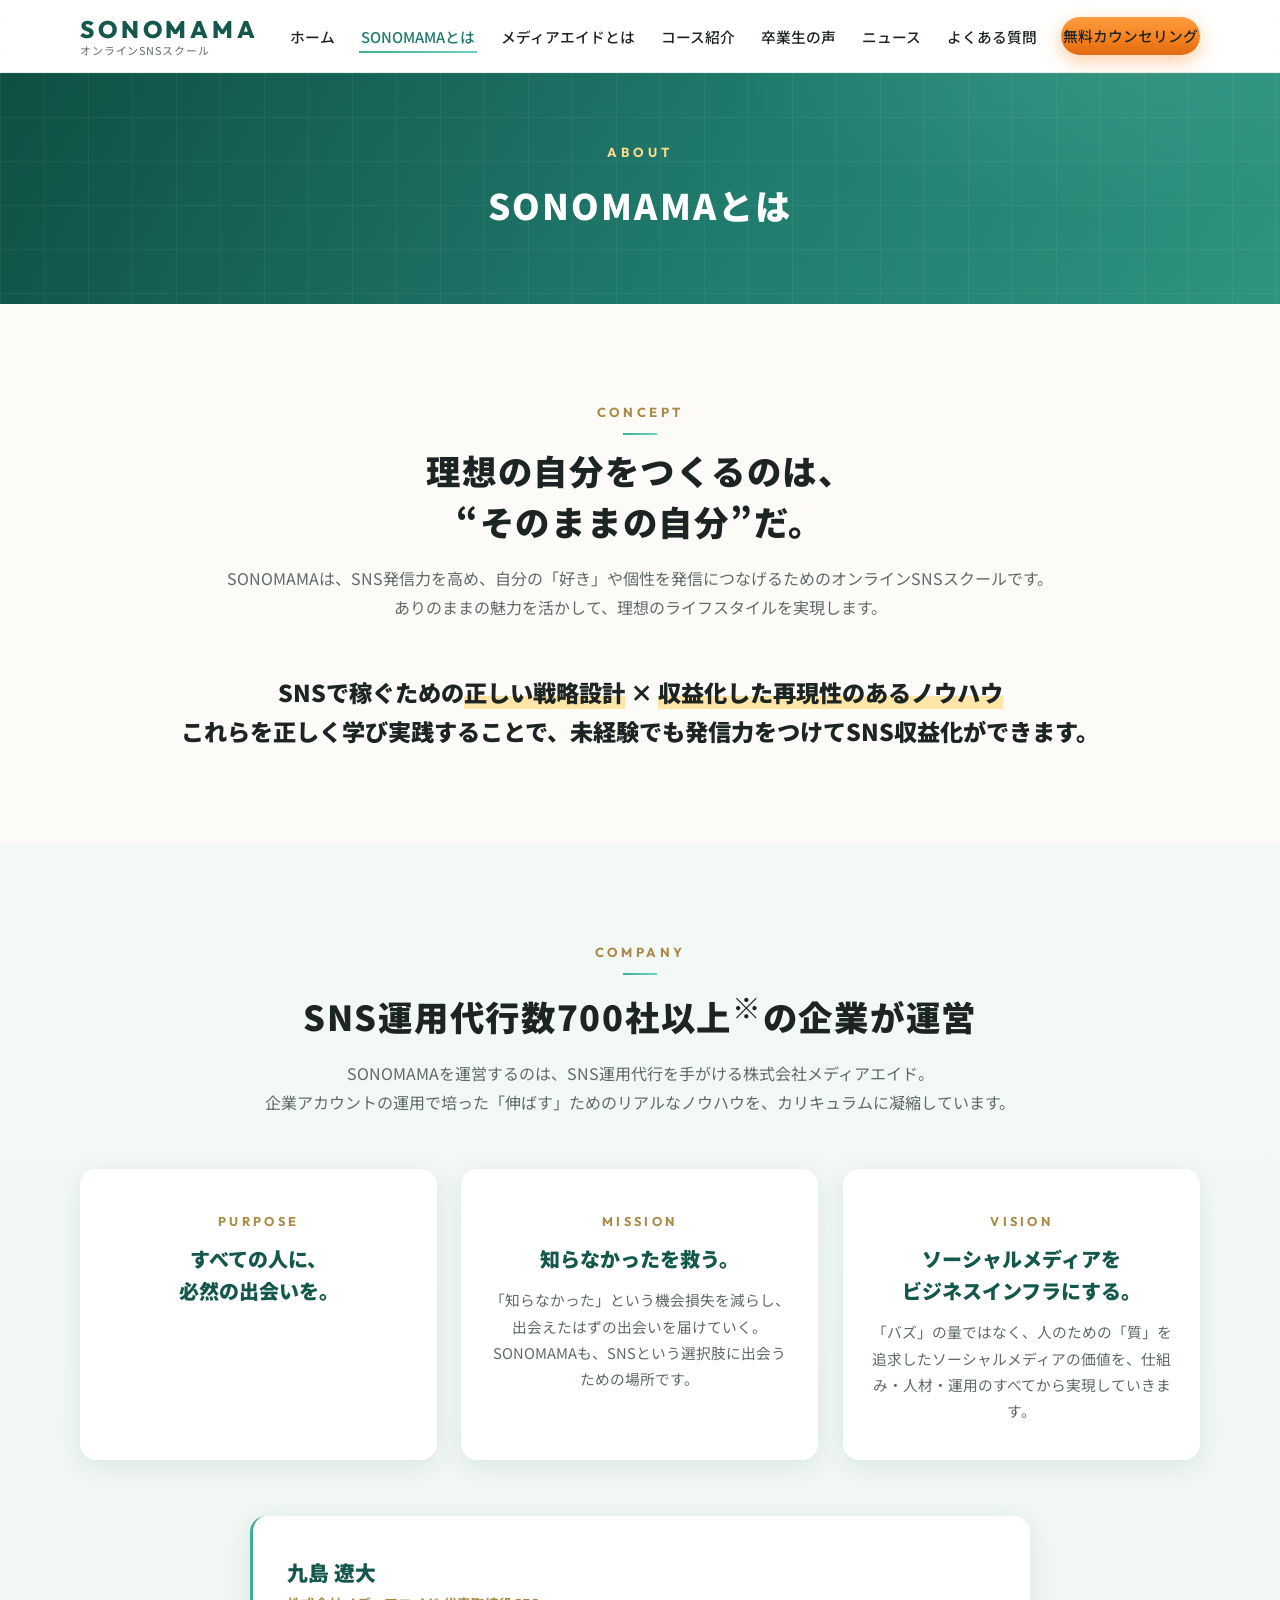
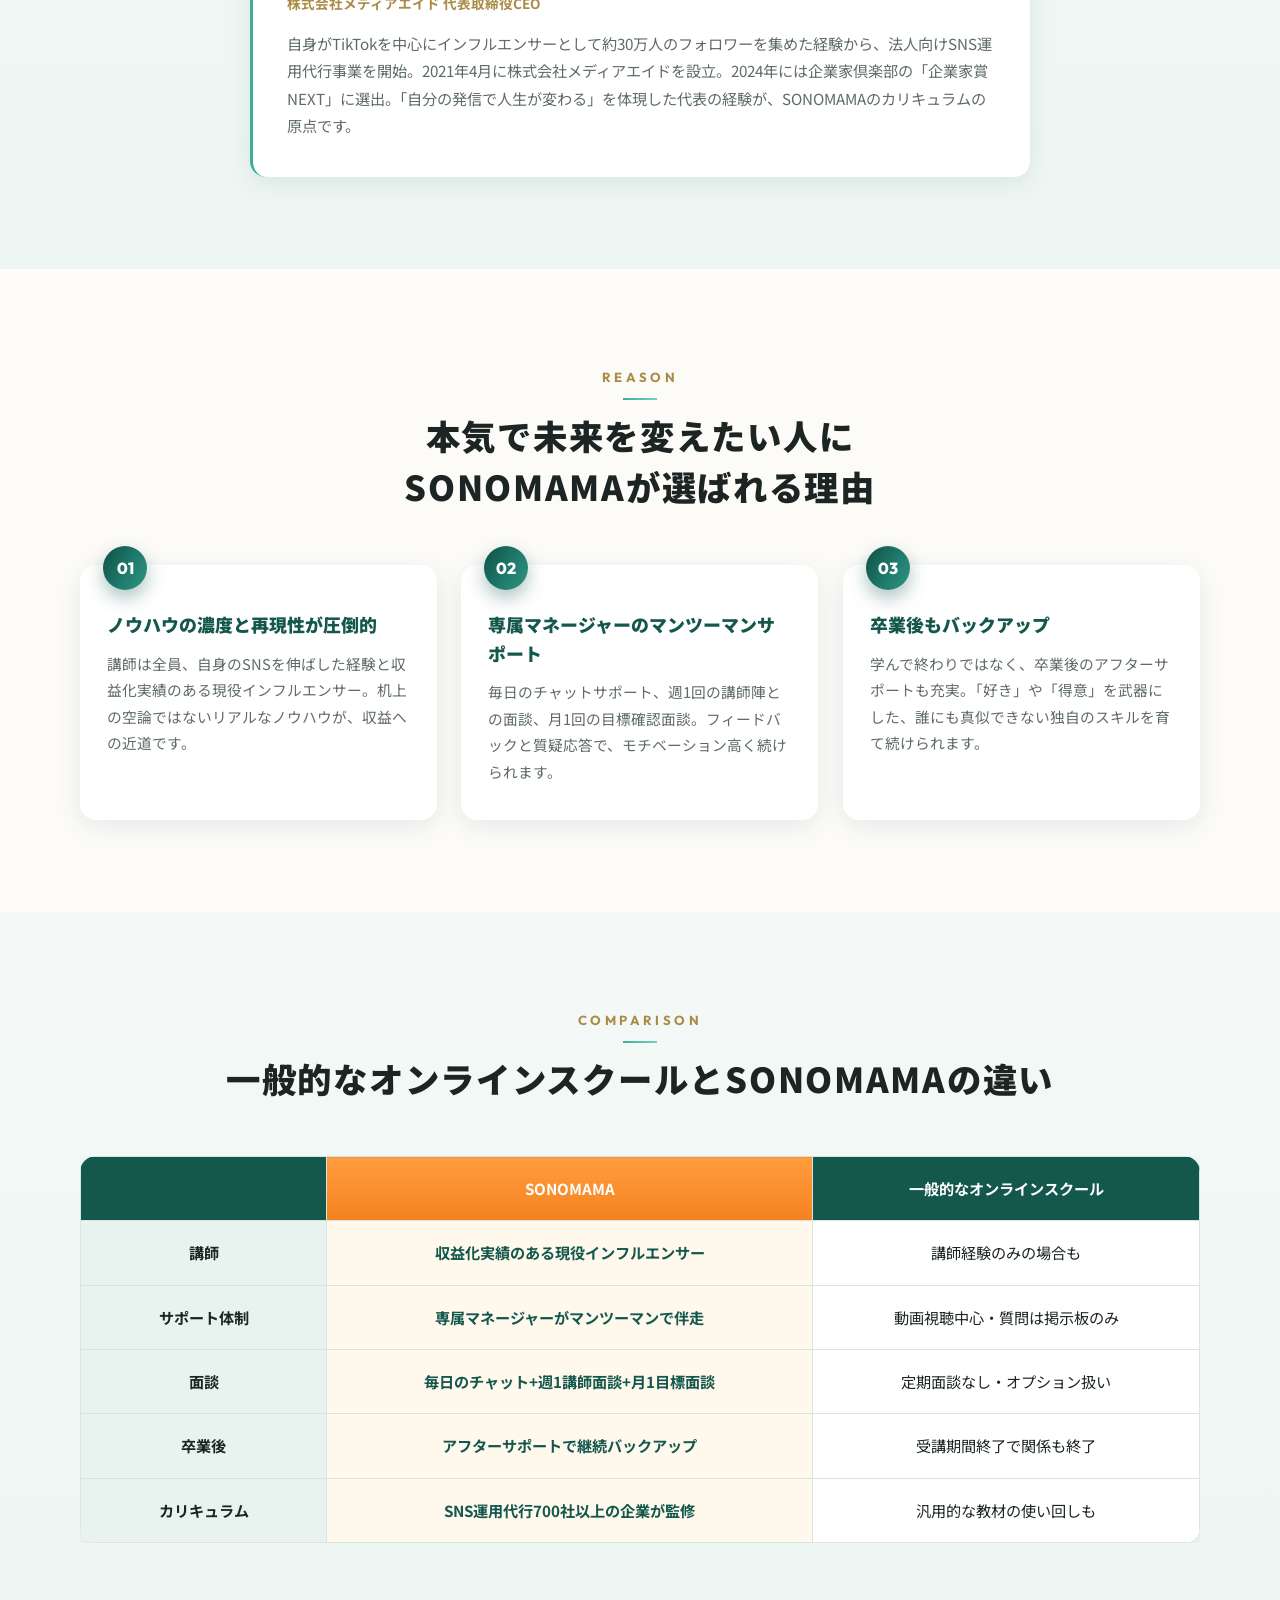
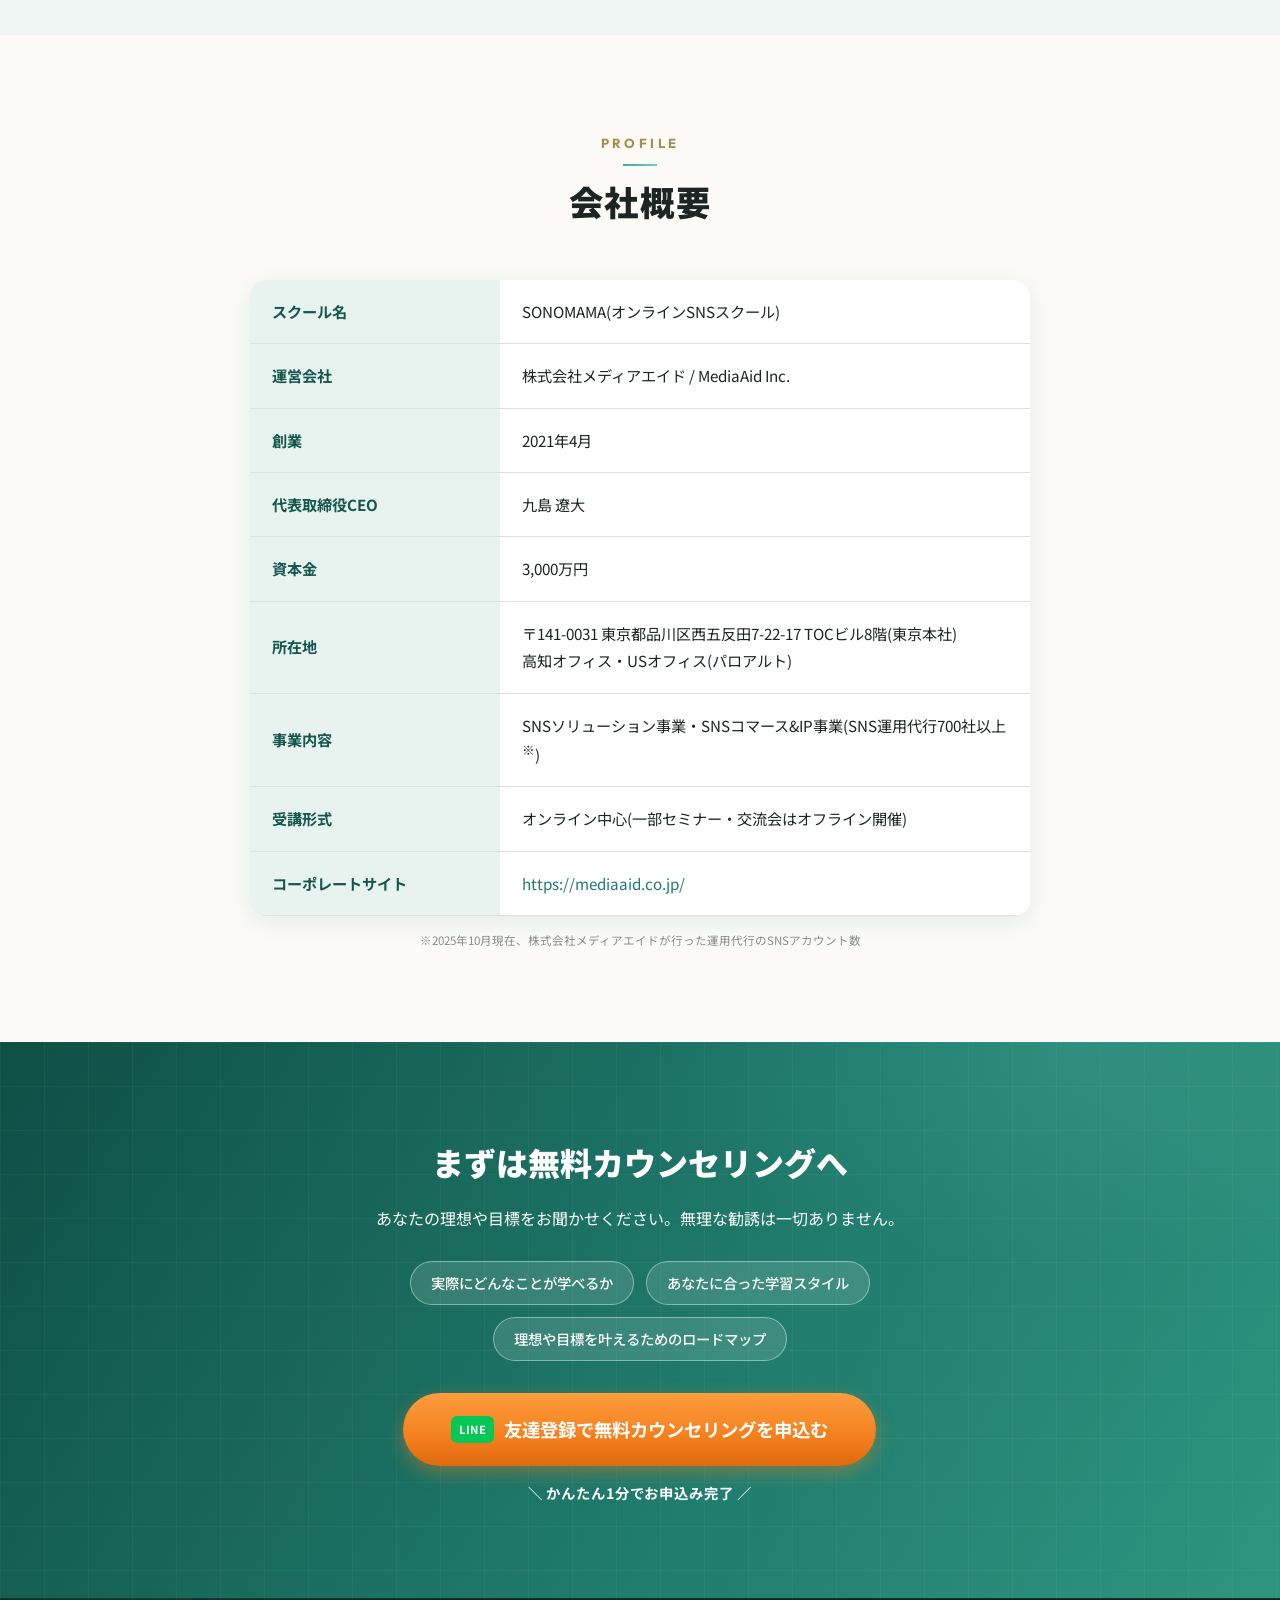
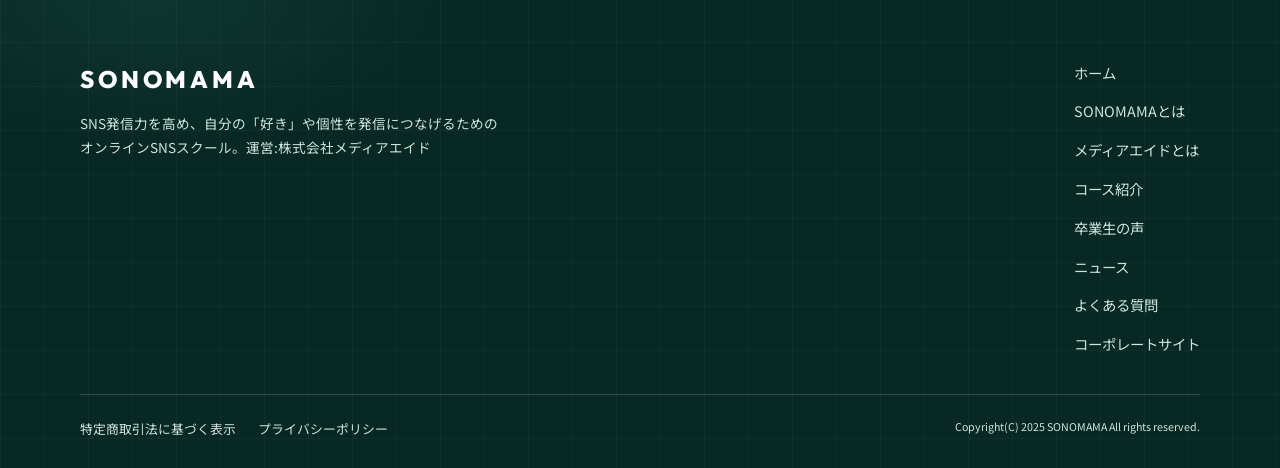
<file: about.html>
<!DOCTYPE html>
<html lang="ja">
<head>
  <meta charset="UTF-8" />
  <meta name="viewport" content="width=device-width, initial-scale=1" />
  <title>SONOMAMAとは|SONOMAMA オンラインSNSスクール</title>
  <meta name="description" content="SONOMAMAは、SNS運用代行数700社以上の株式会社メディアエイドが運営する伴走型オンラインSNSスクール。現役インフルエンサー講師と専属マネージャーが未経験からの収益化を支えます。" />
  <link rel="preconnect" href="https://fonts.googleapis.com" />
  <link rel="preconnect" href="https://fonts.gstatic.com" crossorigin />
  <link href="https://fonts.googleapis.com/css2?family=Noto+Sans+JP:wght@400;500;700;900&family=Outfit:wght@600;700;800&display=swap" rel="stylesheet" />
  <link rel="stylesheet" href="css/style.css" />
</head>
<body>
  <header class="site-header">
    <div class="container header-inner">
      <a href="index.html" class="brand">
        <span class="brand-logo">SONOMAMA</span>
        <span class="brand-sub">オンラインSNSスクール</span>
      </a>
      <button class="nav-toggle" aria-expanded="false" aria-label="メニューを開く">
        <span></span><span></span><span></span>
      </button>
      <nav class="global-nav">
        <ul>
          <li><a href="index.html">ホーム</a></li>
          <li><a href="about.html" class="current">SONOMAMAとは</a></li>
          <li><a href="company.html">メディアエイドとは</a></li>
          <li><a href="course.html">コース紹介</a></li>
          <li><a href="voice.html">卒業生の声</a></li>
          <li><a href="news.html">ニュース</a></li>
          <li><a href="faq.html">よくある質問</a></li>
          <li class="nav-cta"><a class="btn-cta btn-cta-nav" href="https://form.lmes.jp/landing-qr/2006778577-5gZ9D97q?uLand=68EBC1" target="_blank" rel="noopener">無料カウンセリング</a></li>
        </ul>
      </nav>
    </div>
  </header>

  <main>
    <div class="page-title">
      <div class="container">
        <span class="en">About</span>
        <h1>SONOMAMAとは</h1>
      </div>
    </div>

    <!-- コンセプト -->
    <section class="section">
      <div class="container">
        <div class="section-head">
          <span class="en">Concept</span>
          <h2>理想の自分をつくるのは、<br />“そのままの自分”だ。</h2>
          <p class="lead">
            SONOMAMAは、SNS発信力を高め、自分の「好き」や個性を発信につなげるためのオンラインSNSスクールです。<br />
            ありのままの魅力を活かして、理想のライフスタイルを実現します。
          </p>
        </div>
        <div class="worry-answer">
          <p>SNSで稼ぐための<span class="marker">正しい戦略設計</span> × <span class="marker">収益化した再現性のあるノウハウ</span><br />
          これらを正しく学び実践することで、未経験でも発信力をつけてSNS収益化ができます。</p>
        </div>
      </div>
    </section>

    <!-- 運営会社の強み -->
    <section class="section section-alt">
      <div class="container">
        <div class="section-head">
          <span class="en">Company</span>
          <h2>SNS運用代行数700社以上<sup>※</sup>の企業が運営</h2>
          <p class="lead">
            SONOMAMAを運営するのは、SNS運用代行を手がける株式会社メディアエイド。<br />
            企業アカウントの運用で培った「伸ばす」ためのリアルなノウハウを、カリキュラムに凝縮しています。
          </p>
        </div>

        <div class="feature-grid" style="margin-bottom: 56px;">
          <article class="feature-card pmv-card">
            <span class="pmv-en">Purpose</span>
            <h3>すべての人に、<br />必然の出会いを。</h3>
          </article>
          <article class="feature-card pmv-card">
            <span class="pmv-en">Mission</span>
            <h3>知らなかったを救う。</h3>
            <p>「知らなかった」という機会損失を減らし、出会えたはずの出会いを届けていく。SONOMAMAも、SNSという選択肢に出会うための場所です。</p>
          </article>
          <article class="feature-card pmv-card">
            <span class="pmv-en">Vision</span>
            <h3>ソーシャルメディアを<br />ビジネスインフラにする。</h3>
            <p>「バズ」の量ではなく、人のための「質」を追求したソーシャルメディアの価値を、仕組み・人材・運用のすべてから実現していきます。</p>
          </article>
        </div>

        <div class="ceo-card">
          <p class="ceo-name">九島 遼大</p>
          <p class="ceo-title">株式会社メディアエイド 代表取締役CEO</p>
          <p>自身がTikTokを中心にインフルエンサーとして約30万人のフォロワーを集めた経験から、法人向けSNS運用代行事業を開始。2021年4月に株式会社メディアエイドを設立。2024年には企業家倶楽部の「企業家賞NEXT」に選出。「自分の発信で人生が変わる」を体現した代表の経験が、SONOMAMAのカリキュラムの原点です。</p>
        </div>
      </div>
    </section>

    <!-- 選ばれる理由 -->
    <section class="section">
      <div class="container">
        <div class="section-head">
          <span class="en">Reason</span>
          <h2>本気で未来を変えたい人に<br />SONOMAMAが選ばれる理由</h2>
        </div>
        <div class="feature-grid">
          <article class="feature-card">
            <span class="num">01</span>
            <h3>ノウハウの濃度と再現性が圧倒的</h3>
            <p>講師は全員、自身のSNSを伸ばした経験と収益化実績のある現役インフルエンサー。机上の空論ではないリアルなノウハウが、収益への近道です。</p>
          </article>
          <article class="feature-card">
            <span class="num">02</span>
            <h3>専属マネージャーのマンツーマンサポート</h3>
            <p>毎日のチャットサポート、週1回の講師陣との面談、月1回の目標確認面談。フィードバックと質疑応答で、モチベーション高く続けられます。</p>
          </article>
          <article class="feature-card">
            <span class="num">03</span>
            <h3>卒業後もバックアップ</h3>
            <p>学んで終わりではなく、卒業後のアフターサポートも充実。「好き」や「得意」を武器にした、誰にも真似できない独自のスキルを育て続けられます。</p>
          </article>
        </div>
      </div>
    </section>

    <!-- 比較 -->
    <section class="section section-alt">
      <div class="container">
        <div class="section-head">
          <span class="en">Comparison</span>
          <h2>一般的なオンラインスクールとSONOMAMAの違い</h2>
        </div>
        <div class="compare-wrap">
          <table class="compare-table">
            <thead>
              <tr>
                <th></th>
                <th class="col-sonomama">SONOMAMA</th>
                <th>一般的なオンラインスクール</th>
              </tr>
            </thead>
            <tbody>
              <tr>
                <th>講師</th>
                <td class="strong">収益化実績のある現役インフルエンサー</td>
                <td>講師経験のみの場合も</td>
              </tr>
              <tr>
                <th>サポート体制</th>
                <td class="strong">専属マネージャーがマンツーマンで伴走</td>
                <td>動画視聴中心・質問は掲示板のみ</td>
              </tr>
              <tr>
                <th>面談</th>
                <td class="strong">毎日のチャット+週1講師面談+月1目標面談</td>
                <td>定期面談なし・オプション扱い</td>
              </tr>
              <tr>
                <th>卒業後</th>
                <td class="strong">アフターサポートで継続バックアップ</td>
                <td>受講期間終了で関係も終了</td>
              </tr>
              <tr>
                <th>カリキュラム</th>
                <td class="strong">SNS運用代行700社以上の企業が監修</td>
                <td>汎用的な教材の使い回しも</td>
              </tr>
            </tbody>
          </table>
        </div>
      </div>
    </section>

    <!-- 会社概要 -->
    <section class="section">
      <div class="container">
        <div class="section-head">
          <span class="en">Profile</span>
          <h2>会社概要</h2>
        </div>
        <table class="company-table">
          <tr><th>スクール名</th><td>SONOMAMA(オンラインSNSスクール)</td></tr>
          <tr><th>運営会社</th><td>株式会社メディアエイド / MediaAid Inc.</td></tr>
          <tr><th>創業</th><td>2021年4月</td></tr>
          <tr><th>代表取締役CEO</th><td>九島 遼大</td></tr>
          <tr><th>資本金</th><td>3,000万円</td></tr>
          <tr><th>所在地</th><td>〒141-0031 東京都品川区西五反田7-22-17 TOCビル8階(東京本社)<br />高知オフィス・USオフィス(パロアルト)</td></tr>
          <tr><th>事業内容</th><td>SNSソリューション事業・SNSコマース&amp;IP事業(SNS運用代行700社以上<sup>※</sup>)</td></tr>
          <tr><th>受講形式</th><td>オンライン中心(一部セミナー・交流会はオフライン開催)</td></tr>
          <tr><th>コーポレートサイト</th><td><a href="https://mediaaid.co.jp/" target="_blank" rel="noopener">https://mediaaid.co.jp/</a></td></tr>
        </table>
        <p class="hero-note" style="color: var(--gray); text-align:center;">※2025年10月現在、株式会社メディアエイドが行った運用代行のSNSアカウント数</p>
      </div>
    </section>

    <!-- CTA -->
    <section class="section section-teal cta-section">
      <div class="container">
        <h2>まずは無料カウンセリングへ</h2>
        <p class="cta-lead">あなたの理想や目標をお聞かせください。無理な勧誘は一切ありません。</p>
        <ul class="cta-benefits">
          <li>実際にどんなことが学べるか</li>
          <li>あなたに合った学習スタイル</li>
          <li>理想や目標を叶えるためのロードマップ</li>
        </ul>
        <a class="btn-cta btn-cta-large" href="https://form.lmes.jp/landing-qr/2006778577-5gZ9D97q?uLand=68EBC1" target="_blank" rel="noopener">
          <span class="line-badge">LINE</span>友達登録で無料カウンセリングを申込む
        </a>
        <p class="hero-cta-note">＼ かんたん1分でお申込み完了 ／</p>
      </div>
    </section>
  </main>

  <footer class="site-footer">
    <div class="container">
      <div class="footer-grid">
        <div class="footer-brand">
          <span class="brand-logo">SONOMAMA</span>
          <p>SNS発信力を高め、自分の「好き」や個性を発信につなげるためのオンラインSNSスクール。運営:株式会社メディアエイド</p>
        </div>
        <nav class="footer-nav">
          <ul>
            <li><a href="index.html">ホーム</a></li>
            <li><a href="about.html">SONOMAMAとは</a></li>
            <li><a href="company.html">メディアエイドとは</a></li>
            <li><a href="course.html">コース紹介</a></li>
            <li><a href="voice.html">卒業生の声</a></li>
            <li><a href="news.html">ニュース</a></li>
            <li><a href="faq.html">よくある質問</a></li>
            <li><a href="https://mediaaid.co.jp/" target="_blank" rel="noopener">コーポレートサイト</a></li>
          </ul>
        </nav>
      </div>
      <div class="footer-legal">
        <ul>
          <li><a href="https://ma-sonomama.com/Cyberace_meta_4/tokutei.html" target="_blank" rel="noopener">特定商取引法に基づく表示</a></li>
          <li><a href="https://ma-sonomama.com/Cyberace_meta_4/pri.html" target="_blank" rel="noopener">プライバシーポリシー</a></li>
        </ul>
        <small>Copyright(C) 2025 SONOMAMA All rights reserved.</small>
      </div>
    </div>
  </footer>

  <div class="float-cta">
    <a class="btn-cta" href="https://form.lmes.jp/landing-qr/2006778577-5gZ9D97q?uLand=68EBC1" target="_blank" rel="noopener">
      <span class="line-badge">LINE</span>無料カウンセリングを申込む
    </a>
  </div>

  <script src="js/main.js"></script>
</body>
</html>
</file>
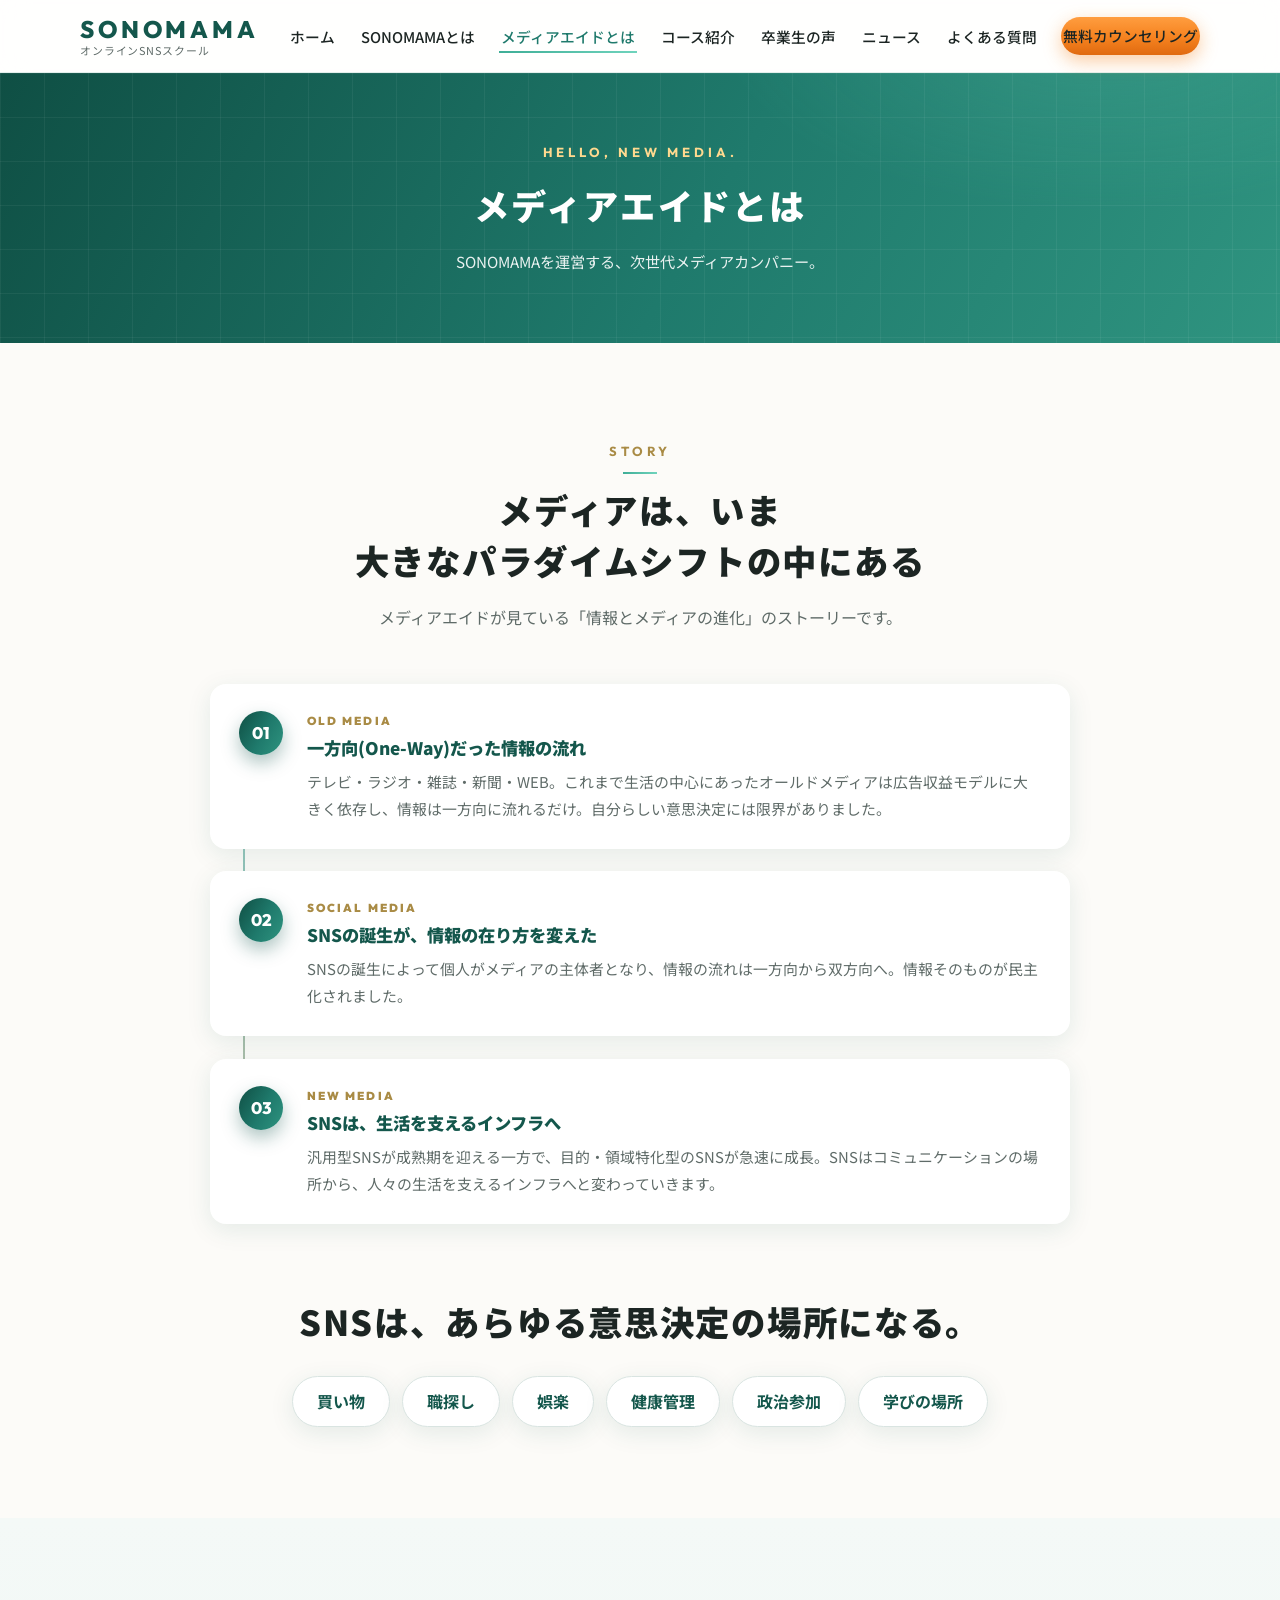
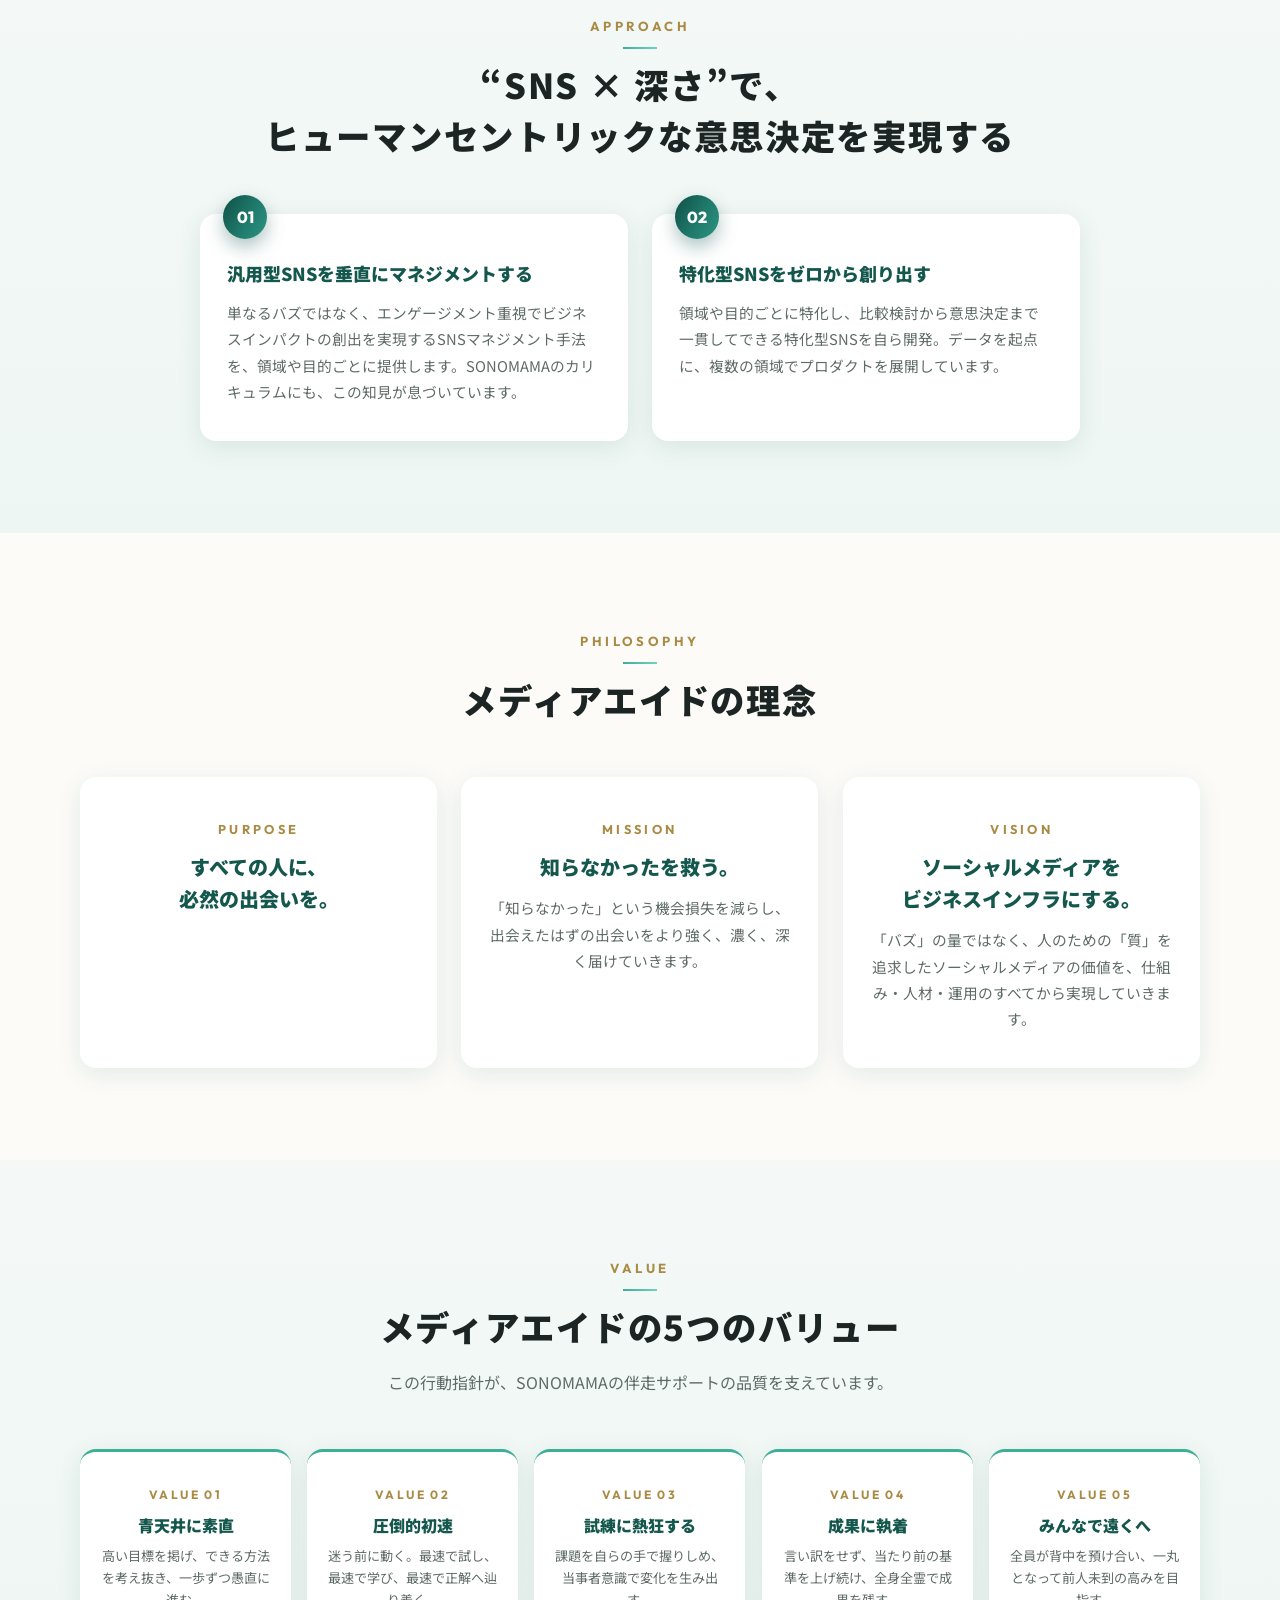
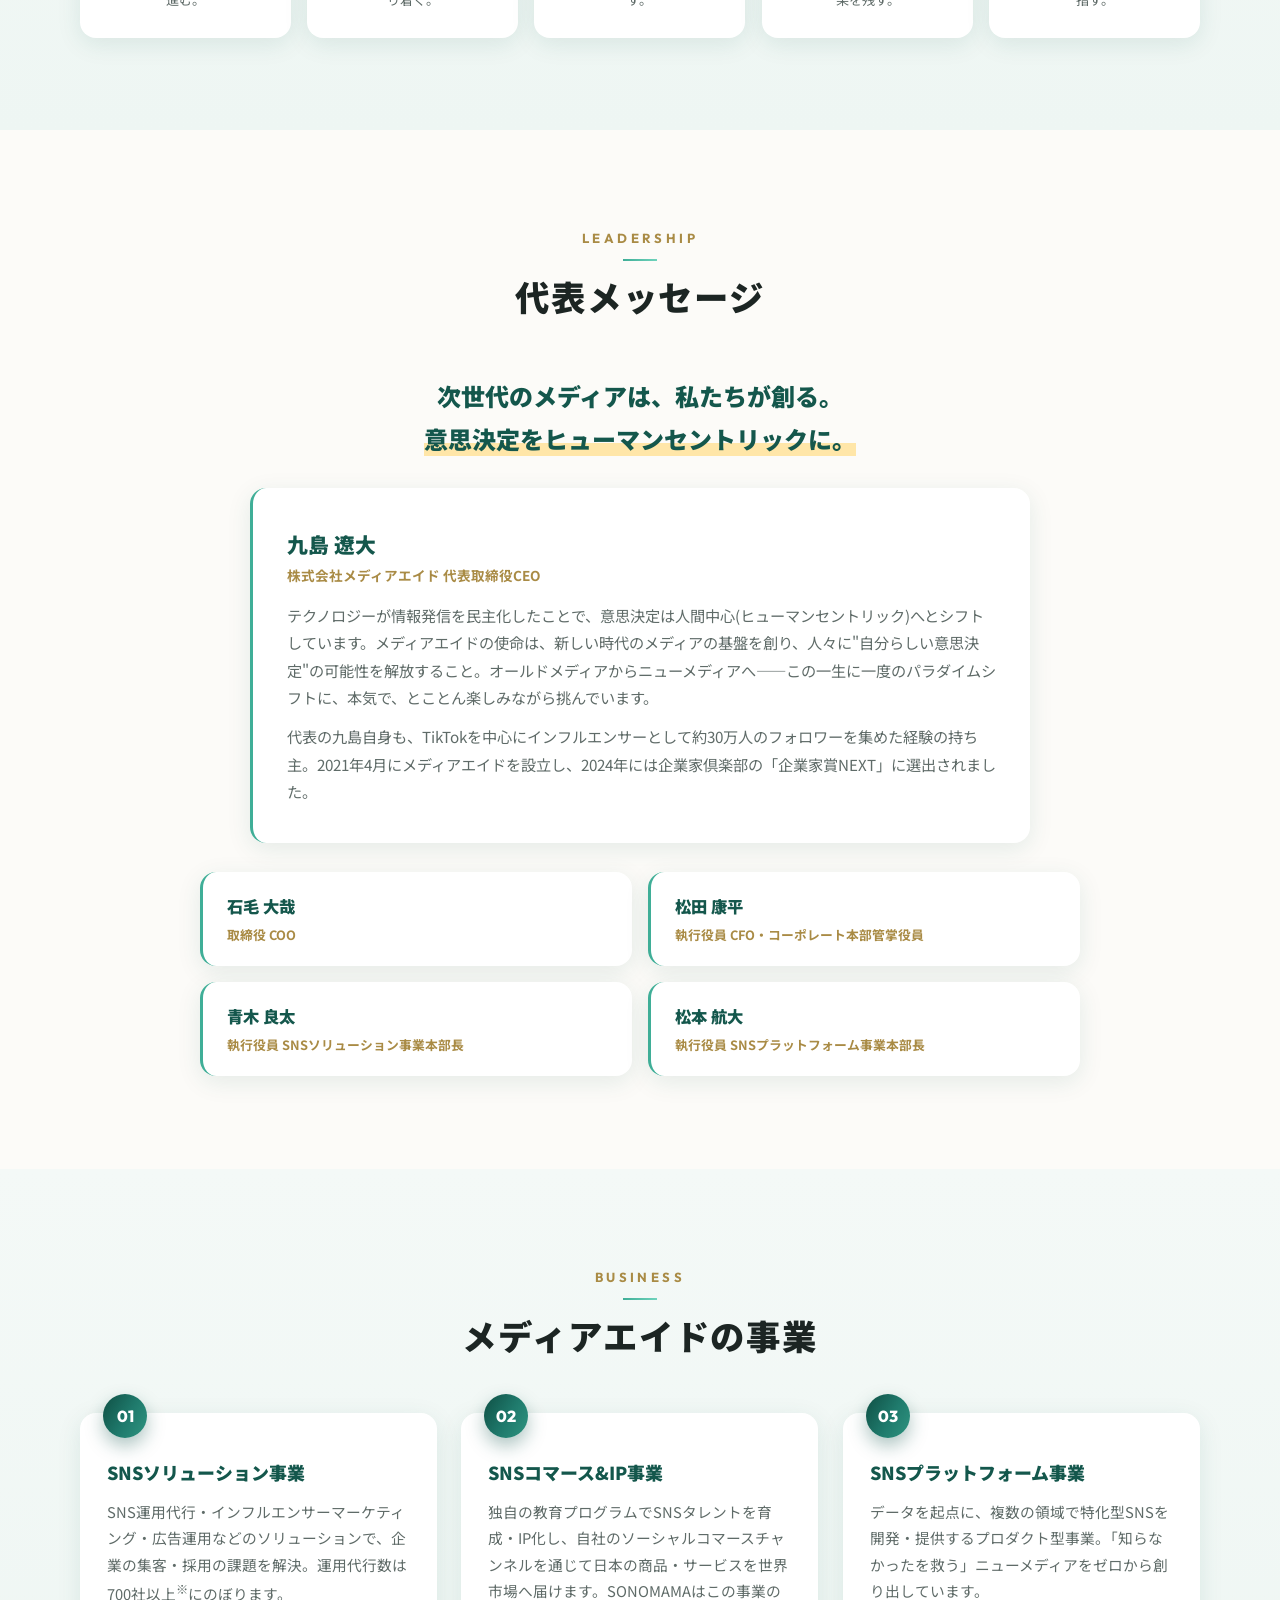
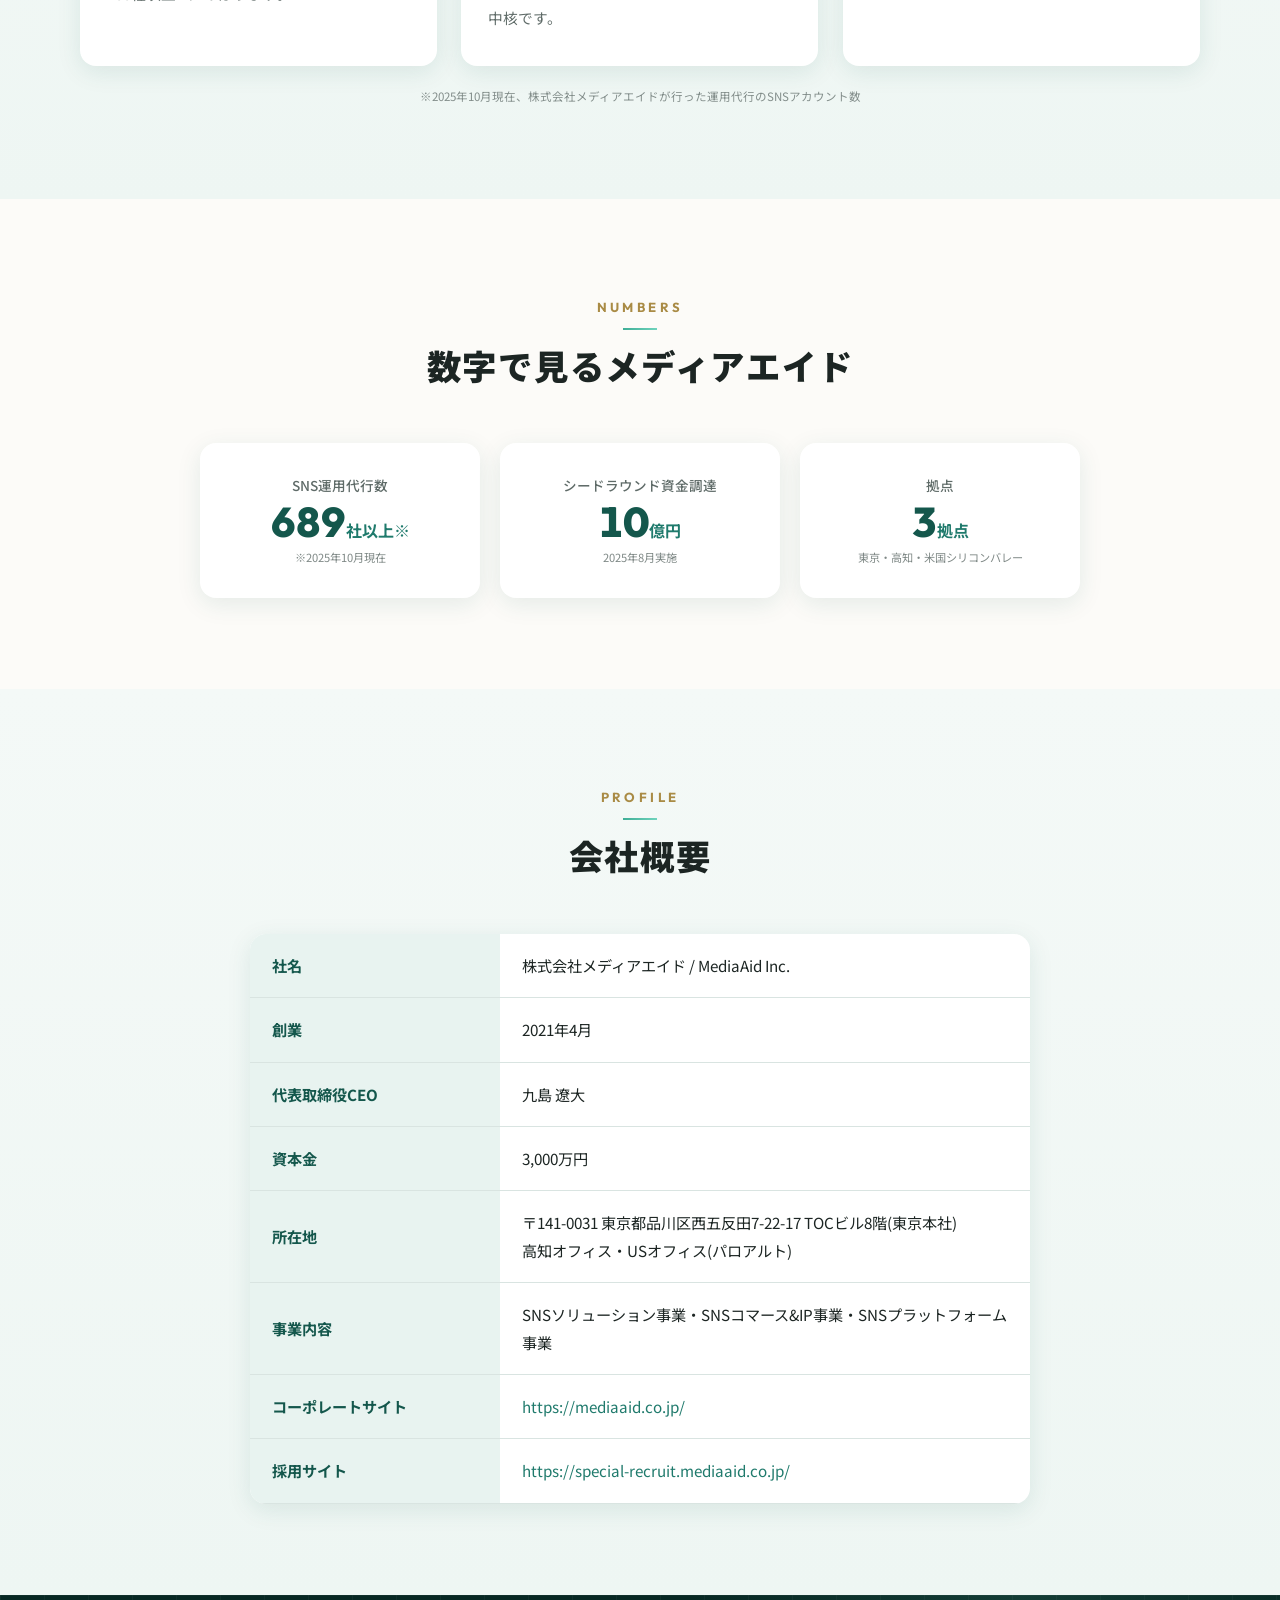
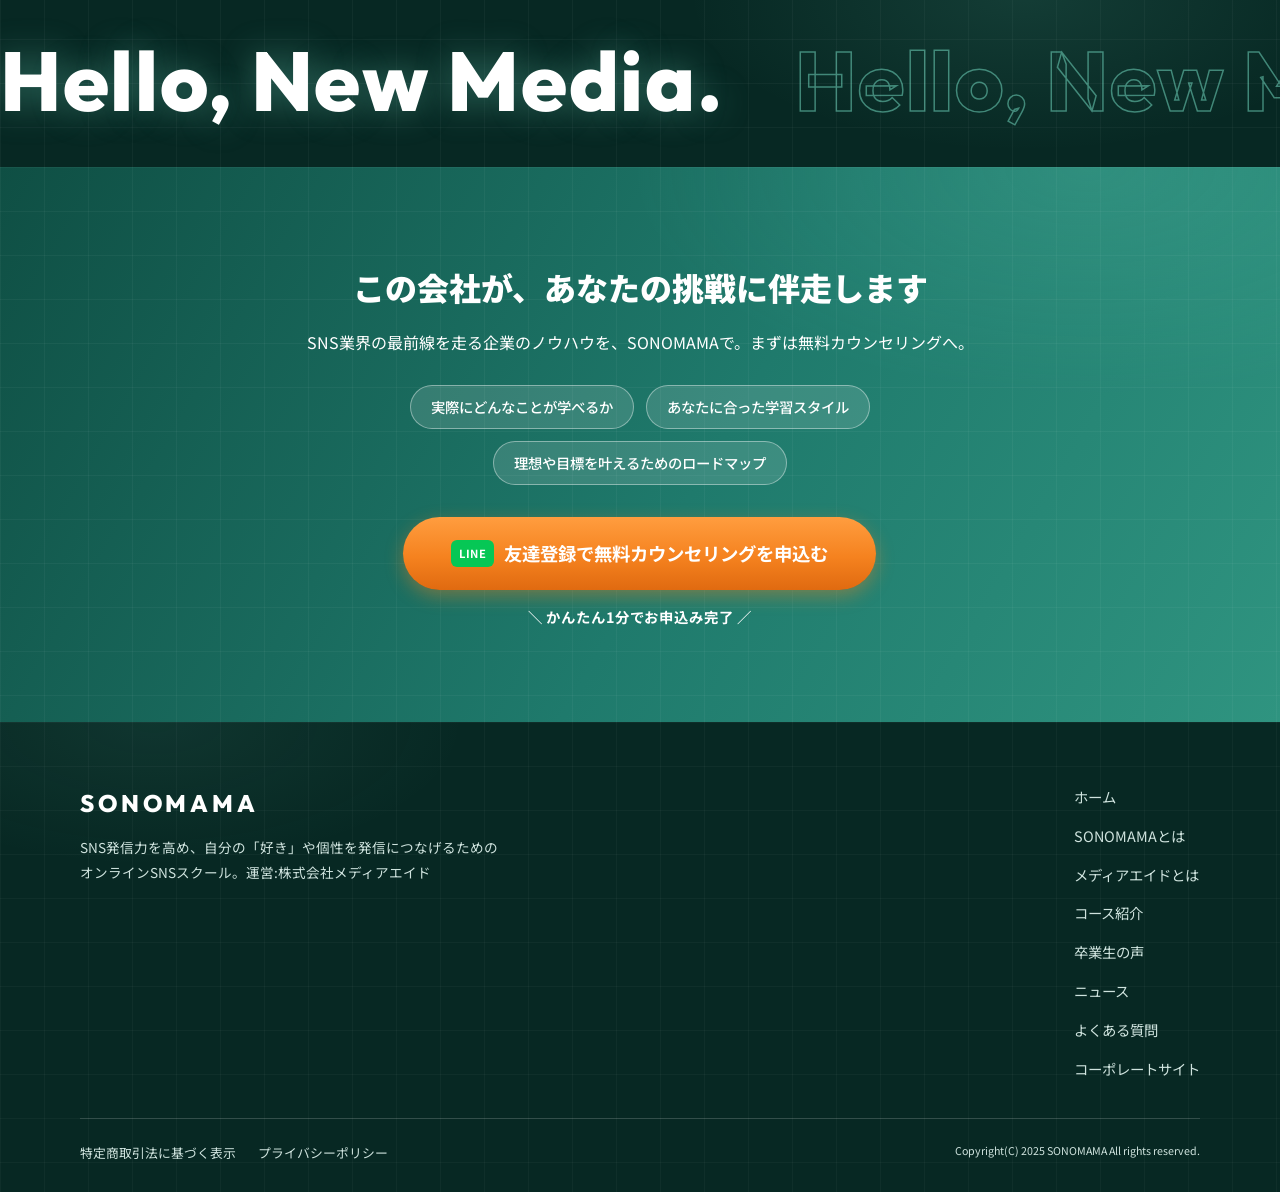
<file: company.html>
<!DOCTYPE html>
<html lang="ja">
<head>
  <meta charset="UTF-8" />
  <meta name="viewport" content="width=device-width, initial-scale=1" />
  <title>メディアエイドとは|SONOMAMA オンラインSNSスクール</title>
  <meta name="description" content="SONOMAMAを運営する株式会社メディアエイドのご紹介。「知らなかったを救う。」をミッションに、ソーシャルメディアをビジネスインフラにする事業を展開しています。" />
  <link rel="preconnect" href="https://fonts.googleapis.com" />
  <link rel="preconnect" href="https://fonts.gstatic.com" crossorigin />
  <link href="https://fonts.googleapis.com/css2?family=Noto+Sans+JP:wght@400;500;700;900&family=Outfit:wght@600;700;800&display=swap" rel="stylesheet" />
  <link rel="stylesheet" href="css/style.css" />
</head>
<body>
  <header class="site-header">
    <div class="container header-inner">
      <a href="index.html" class="brand">
        <span class="brand-logo">SONOMAMA</span>
        <span class="brand-sub">オンラインSNSスクール</span>
      </a>
      <button class="nav-toggle" aria-expanded="false" aria-label="メニューを開く">
        <span></span><span></span><span></span>
      </button>
      <nav class="global-nav">
        <ul>
          <li><a href="index.html">ホーム</a></li>
          <li><a href="about.html">SONOMAMAとは</a></li>
          <li><a href="company.html" class="current">メディアエイドとは</a></li>
          <li><a href="course.html">コース紹介</a></li>
          <li><a href="voice.html">卒業生の声</a></li>
          <li><a href="news.html">ニュース</a></li>
          <li><a href="faq.html">よくある質問</a></li>
          <li class="nav-cta"><a class="btn-cta btn-cta-nav" href="https://form.lmes.jp/landing-qr/2006778577-5gZ9D97q?uLand=68EBC1" target="_blank" rel="noopener">無料カウンセリング</a></li>
        </ul>
      </nav>
    </div>
  </header>

  <main>
    <div class="page-title">
      <div class="container">
        <span class="en">Hello, New Media.</span>
        <h1>メディアエイドとは</h1>
        <p class="page-lead">SONOMAMAを運営する、次世代メディアカンパニー。</p>
      </div>
    </div>

    <!-- メディアの進化ストーリー -->
    <section class="section">
      <div class="container">
        <div class="section-head">
          <span class="en">Story</span>
          <h2>メディアは、いま<br />大きなパラダイムシフトの中にある</h2>
          <p class="lead">メディアエイドが見ている「情報とメディアの進化」のストーリーです。</p>
        </div>
        <div class="story-steps">
          <div class="story-step">
            <span class="step-num">01</span>
            <div>
              <h3><small>Old Media</small>一方向(One-Way)だった情報の流れ</h3>
              <p>テレビ・ラジオ・雑誌・新聞・WEB。これまで生活の中心にあったオールドメディアは広告収益モデルに大きく依存し、情報は一方向に流れるだけ。自分らしい意思決定には限界がありました。</p>
            </div>
          </div>
          <div class="story-step">
            <span class="step-num">02</span>
            <div>
              <h3><small>Social Media</small>SNSの誕生が、情報の在り方を変えた</h3>
              <p>SNSの誕生によって個人がメディアの主体者となり、情報の流れは一方向から双方向へ。情報そのものが民主化されました。</p>
            </div>
          </div>
          <div class="story-step">
            <span class="step-num">03</span>
            <div>
              <h3><small>New Media</small>SNSは、生活を支えるインフラへ</h3>
              <p>汎用型SNSが成熟期を迎える一方で、目的・領域特化型のSNSが急速に成長。SNSはコミュニケーションの場所から、人々の生活を支えるインフラへと変わっていきます。</p>
            </div>
          </div>
        </div>

        <div class="section-head" style="margin-top: 72px; margin-bottom: 28px;">
          <h2>SNSは、あらゆる意思決定の場所になる。</h2>
        </div>
        <ul class="chip-cloud">
          <li>買い物</li>
          <li>職探し</li>
          <li>娯楽</li>
          <li>健康管理</li>
          <li>政治参加</li>
          <li>学びの場所</li>
        </ul>
      </div>
    </section>

    <!-- アプローチ -->
    <section class="section section-alt">
      <div class="container">
        <div class="section-head">
          <span class="en">Approach</span>
          <h2>“SNS × 深さ”で、<br />ヒューマンセントリックな意思決定を実現する</h2>
        </div>
        <div class="feature-grid grid-2">
          <article class="feature-card">
            <span class="num">01</span>
            <h3>汎用型SNSを垂直にマネジメントする</h3>
            <p>単なるバズではなく、エンゲージメント重視でビジネスインパクトの創出を実現するSNSマネジメント手法を、領域や目的ごとに提供します。SONOMAMAのカリキュラムにも、この知見が息づいています。</p>
          </article>
          <article class="feature-card">
            <span class="num">02</span>
            <h3>特化型SNSをゼロから創り出す</h3>
            <p>領域や目的ごとに特化し、比較検討から意思決定まで一貫してできる特化型SNSを自ら開発。データを起点に、複数の領域でプロダクトを展開しています。</p>
          </article>
        </div>
      </div>
    </section>

    <!-- Purpose / Mission / Vision -->
    <section class="section">
      <div class="container">
        <div class="section-head">
          <span class="en">Philosophy</span>
          <h2>メディアエイドの理念</h2>
        </div>
        <div class="feature-grid">
          <article class="feature-card pmv-card">
            <span class="pmv-en">Purpose</span>
            <h3>すべての人に、<br />必然の出会いを。</h3>
          </article>
          <article class="feature-card pmv-card">
            <span class="pmv-en">Mission</span>
            <h3>知らなかったを救う。</h3>
            <p>「知らなかった」という機会損失を減らし、出会えたはずの出会いをより強く、濃く、深く届けていきます。</p>
          </article>
          <article class="feature-card pmv-card">
            <span class="pmv-en">Vision</span>
            <h3>ソーシャルメディアを<br />ビジネスインフラにする。</h3>
            <p>「バズ」の量ではなく、人のための「質」を追求したソーシャルメディアの価値を、仕組み・人材・運用のすべてから実現していきます。</p>
          </article>
        </div>
      </div>
    </section>

    <!-- バリュー -->
    <section class="section section-alt">
      <div class="container">
        <div class="section-head">
          <span class="en">Value</span>
          <h2>メディアエイドの5つのバリュー</h2>
          <p class="lead">この行動指針が、SONOMAMAの伴走サポートの品質を支えています。</p>
        </div>
        <div class="value-grid">
          <article class="value-card">
            <span class="value-num">VALUE 01</span>
            <h3>青天井に素直</h3>
            <p>高い目標を掲げ、できる方法を考え抜き、一歩ずつ愚直に進む。</p>
          </article>
          <article class="value-card">
            <span class="value-num">VALUE 02</span>
            <h3>圧倒的初速</h3>
            <p>迷う前に動く。最速で試し、最速で学び、最速で正解へ辿り着く。</p>
          </article>
          <article class="value-card">
            <span class="value-num">VALUE 03</span>
            <h3>試練に熱狂する</h3>
            <p>課題を自らの手で握りしめ、当事者意識で変化を生み出す。</p>
          </article>
          <article class="value-card">
            <span class="value-num">VALUE 04</span>
            <h3>成果に執着</h3>
            <p>言い訳をせず、当たり前の基準を上げ続け、全身全霊で成果を残す。</p>
          </article>
          <article class="value-card">
            <span class="value-num">VALUE 05</span>
            <h3>みんなで遠くへ</h3>
            <p>全員が背中を預け合い、一丸となって前人未到の高みを目指す。</p>
          </article>
        </div>
      </div>
    </section>

    <!-- 代表メッセージ・経営陣 -->
    <section class="section">
      <div class="container">
        <div class="section-head">
          <span class="en">Leadership</span>
          <h2>代表メッセージ</h2>
        </div>
        <p class="message-quote">次世代のメディアは、私たちが創る。<br /><span class="marker">意思決定をヒューマンセントリックに。</span></p>
        <div class="ceo-card">
          <p class="ceo-name">九島 遼大</p>
          <p class="ceo-title">株式会社メディアエイド 代表取締役CEO</p>
          <p>テクノロジーが情報発信を民主化したことで、意思決定は人間中心(ヒューマンセントリック)へとシフトしています。メディアエイドの使命は、新しい時代のメディアの基盤を創り、人々に"自分らしい意思決定"の可能性を解放すること。オールドメディアからニューメディアへ——この一生に一度のパラダイムシフトに、本気で、とことん楽しみながら挑んでいます。</p>
          <p style="margin-top: 12px;">代表の九島自身も、TikTokを中心にインフルエンサーとして約30万人のフォロワーを集めた経験の持ち主。2021年4月にメディアエイドを設立し、2024年には企業家倶楽部の「企業家賞NEXT」に選出されました。</p>
        </div>
        <div class="exec-grid">
          <div class="exec-card">
            <span class="exec-name">石毛 大哉</span>
            <span class="exec-title">取締役 COO</span>
          </div>
          <div class="exec-card">
            <span class="exec-name">松田 康平</span>
            <span class="exec-title">執行役員 CFO・コーポレート本部管掌役員</span>
          </div>
          <div class="exec-card">
            <span class="exec-name">青木 良太</span>
            <span class="exec-title">執行役員 SNSソリューション事業本部長</span>
          </div>
          <div class="exec-card">
            <span class="exec-name">松本 航大</span>
            <span class="exec-title">執行役員 SNSプラットフォーム事業本部長</span>
          </div>
        </div>
      </div>
    </section>

    <!-- 事業内容 -->
    <section class="section section-alt">
      <div class="container">
        <div class="section-head">
          <span class="en">Business</span>
          <h2>メディアエイドの事業</h2>
        </div>
        <div class="feature-grid">
          <article class="feature-card">
            <span class="num">01</span>
            <h3>SNSソリューション事業</h3>
            <p>SNS運用代行・インフルエンサーマーケティング・広告運用などのソリューションで、企業の集客・採用の課題を解決。運用代行数は700社以上<sup>※</sup>にのぼります。</p>
          </article>
          <article class="feature-card">
            <span class="num">02</span>
            <h3>SNSコマース&amp;IP事業</h3>
            <p>独自の教育プログラムでSNSタレントを育成・IP化し、自社のソーシャルコマースチャンネルを通じて日本の商品・サービスを世界市場へ届けます。SONOMAMAはこの事業の中核です。</p>
          </article>
          <article class="feature-card">
            <span class="num">03</span>
            <h3>SNSプラットフォーム事業</h3>
            <p>データを起点に、複数の領域で特化型SNSを開発・提供するプロダクト型事業。「知らなかったを救う」ニューメディアをゼロから創り出しています。</p>
          </article>
        </div>
        <p class="hero-note" style="color: var(--gray); text-align:center; margin-top: 20px;">※2025年10月現在、株式会社メディアエイドが行った運用代行のSNSアカウント数</p>
      </div>
    </section>

    <!-- 数字・実績 -->
    <section class="section">
      <div class="container">
        <div class="section-head">
          <span class="en">Numbers</span>
          <h2>数字で見るメディアエイド</h2>
        </div>
        <div class="number-grid">
          <div class="number-card">
            <p class="number-label">SNS運用代行数</p>
            <p class="number-value"><span data-count="700">700</span><small>社以上※</small></p>
            <p class="number-note">※2025年10月現在</p>
          </div>
          <div class="number-card">
            <p class="number-label">シードラウンド資金調達</p>
            <p class="number-value"><span data-count="10">10</span><small>億円</small></p>
            <p class="number-note">2025年8月実施</p>
          </div>
          <div class="number-card">
            <p class="number-label">拠点</p>
            <p class="number-value"><span data-count="3">3</span><small>拠点</small></p>
            <p class="number-note">東京・高知・米国シリコンバレー</p>
          </div>
        </div>
      </div>
    </section>

    <!-- 会社概要 -->
    <section class="section section-alt">
      <div class="container">
        <div class="section-head">
          <span class="en">Profile</span>
          <h2>会社概要</h2>
        </div>
        <table class="company-table">
          <tr><th>社名</th><td>株式会社メディアエイド / MediaAid Inc.</td></tr>
          <tr><th>創業</th><td>2021年4月</td></tr>
          <tr><th>代表取締役CEO</th><td>九島 遼大</td></tr>
          <tr><th>資本金</th><td>3,000万円</td></tr>
          <tr><th>所在地</th><td>〒141-0031 東京都品川区西五反田7-22-17 TOCビル8階(東京本社)<br />高知オフィス・USオフィス(パロアルト)</td></tr>
          <tr><th>事業内容</th><td>SNSソリューション事業・SNSコマース&amp;IP事業・SNSプラットフォーム事業</td></tr>
          <tr><th>コーポレートサイト</th><td><a href="https://mediaaid.co.jp/" target="_blank" rel="noopener">https://mediaaid.co.jp/</a></td></tr>
          <tr><th>採用サイト</th><td><a href="https://special-recruit.mediaaid.co.jp/" target="_blank" rel="noopener">https://special-recruit.mediaaid.co.jp/</a></td></tr>
        </table>
      </div>
    </section>

    <!-- ブランドマーキー -->
    <div class="brand-marquee" aria-hidden="true">
      <div class="brand-marquee-track">
        <span class="fill">Hello, New Media.</span>
        <span>Hello, New Media.</span>
        <span class="fill">Hello, New Media.</span>
        <span>Hello, New Media.</span>
        <span class="fill">Hello, New Media.</span>
        <span>Hello, New Media.</span>
      </div>
    </div>

    <!-- CTA -->
    <section class="section section-teal cta-section">
      <div class="container">
        <h2>この会社が、あなたの挑戦に伴走します</h2>
        <p class="cta-lead">SNS業界の最前線を走る企業のノウハウを、SONOMAMAで。まずは無料カウンセリングへ。</p>
        <ul class="cta-benefits">
          <li>実際にどんなことが学べるか</li>
          <li>あなたに合った学習スタイル</li>
          <li>理想や目標を叶えるためのロードマップ</li>
        </ul>
        <a class="btn-cta btn-cta-large" href="https://form.lmes.jp/landing-qr/2006778577-5gZ9D97q?uLand=68EBC1" target="_blank" rel="noopener">
          <span class="line-badge">LINE</span>友達登録で無料カウンセリングを申込む
        </a>
        <p class="hero-cta-note">＼ かんたん1分でお申込み完了 ／</p>
      </div>
    </section>
  </main>

  <footer class="site-footer">
    <div class="container">
      <div class="footer-grid">
        <div class="footer-brand">
          <span class="brand-logo">SONOMAMA</span>
          <p>SNS発信力を高め、自分の「好き」や個性を発信につなげるためのオンラインSNSスクール。運営:株式会社メディアエイド</p>
        </div>
        <nav class="footer-nav">
          <ul>
            <li><a href="index.html">ホーム</a></li>
            <li><a href="about.html">SONOMAMAとは</a></li>
            <li><a href="company.html">メディアエイドとは</a></li>
            <li><a href="course.html">コース紹介</a></li>
            <li><a href="voice.html">卒業生の声</a></li>
            <li><a href="news.html">ニュース</a></li>
            <li><a href="faq.html">よくある質問</a></li>
            <li><a href="https://mediaaid.co.jp/" target="_blank" rel="noopener">コーポレートサイト</a></li>
          </ul>
        </nav>
      </div>
      <div class="footer-legal">
        <ul>
          <li><a href="https://ma-sonomama.com/Cyberace_meta_4/tokutei.html" target="_blank" rel="noopener">特定商取引法に基づく表示</a></li>
          <li><a href="https://ma-sonomama.com/Cyberace_meta_4/pri.html" target="_blank" rel="noopener">プライバシーポリシー</a></li>
        </ul>
        <small>Copyright(C) 2025 SONOMAMA All rights reserved.</small>
      </div>
    </div>
  </footer>

  <div class="float-cta">
    <a class="btn-cta" href="https://form.lmes.jp/landing-qr/2006778577-5gZ9D97q?uLand=68EBC1" target="_blank" rel="noopener">
      <span class="line-badge">LINE</span>無料カウンセリングを申込む
    </a>
  </div>

  <script src="js/main.js"></script>
</body>
</html>
</file>
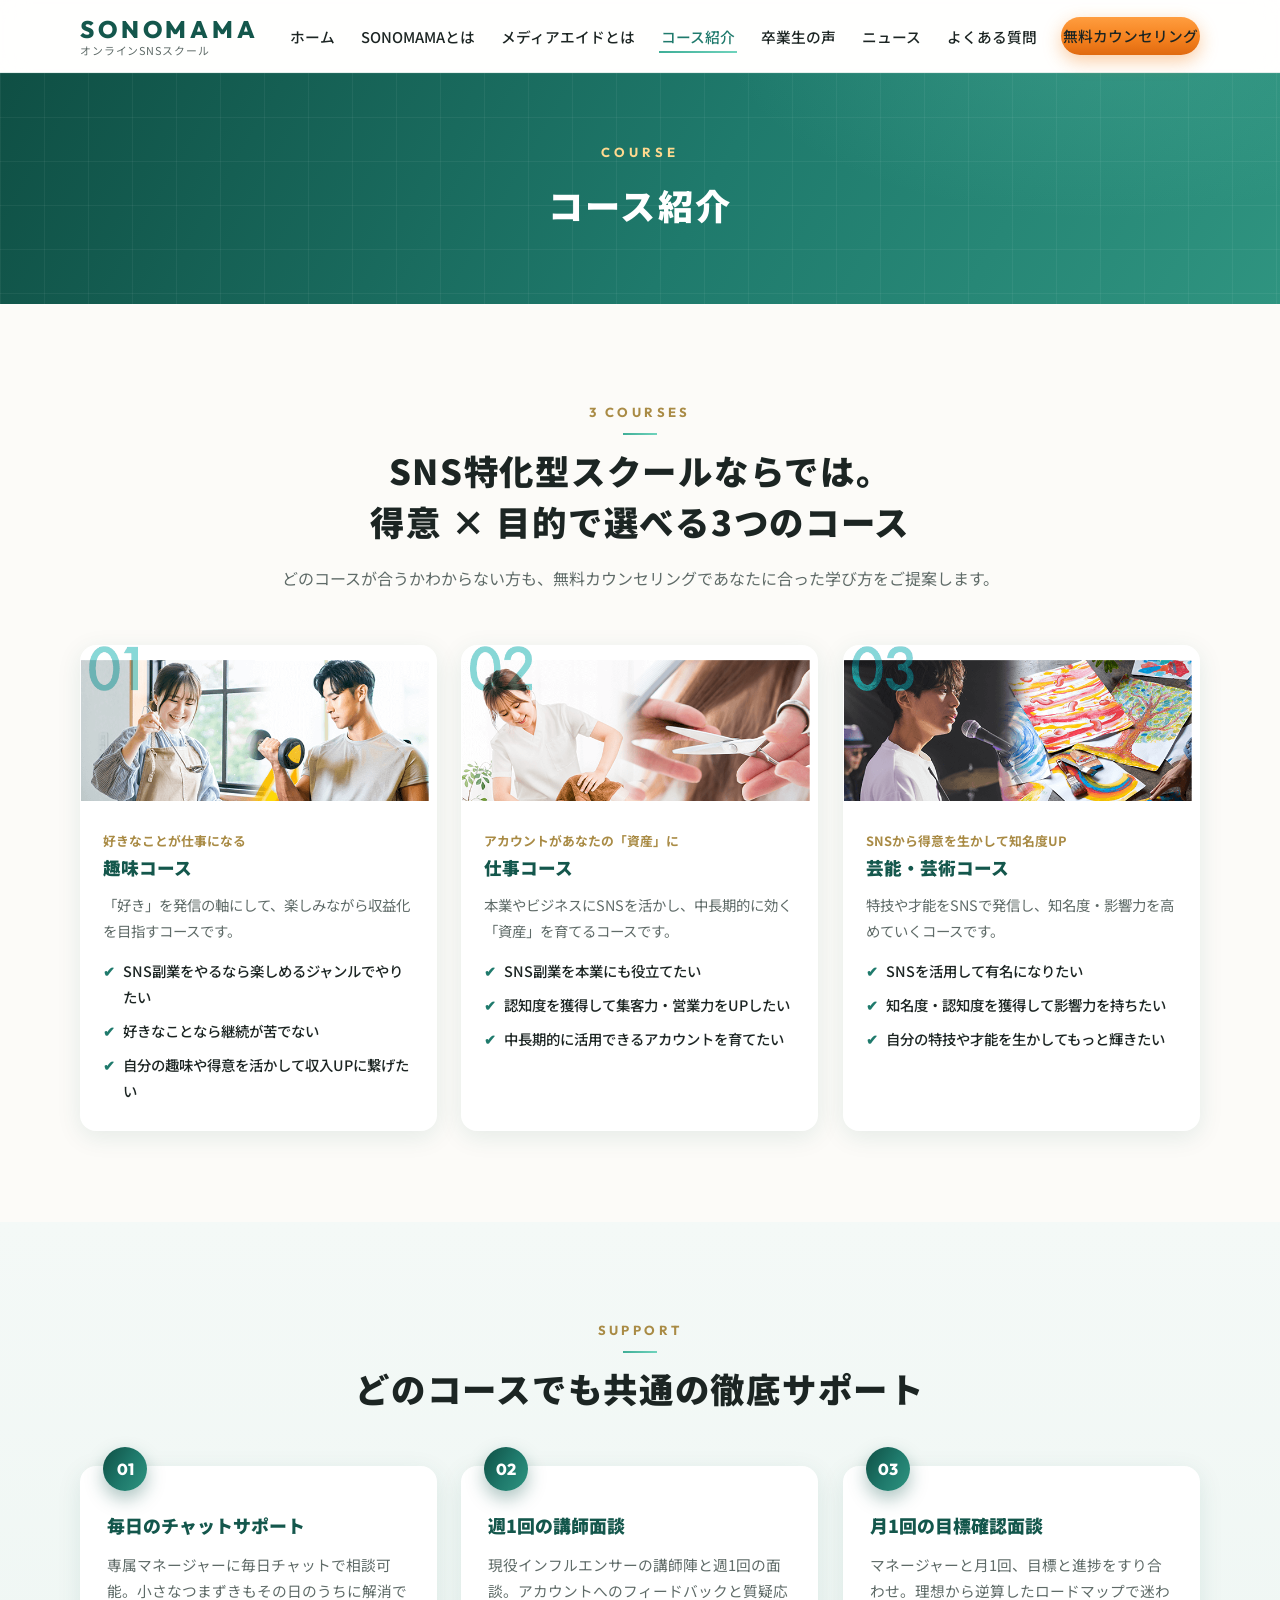
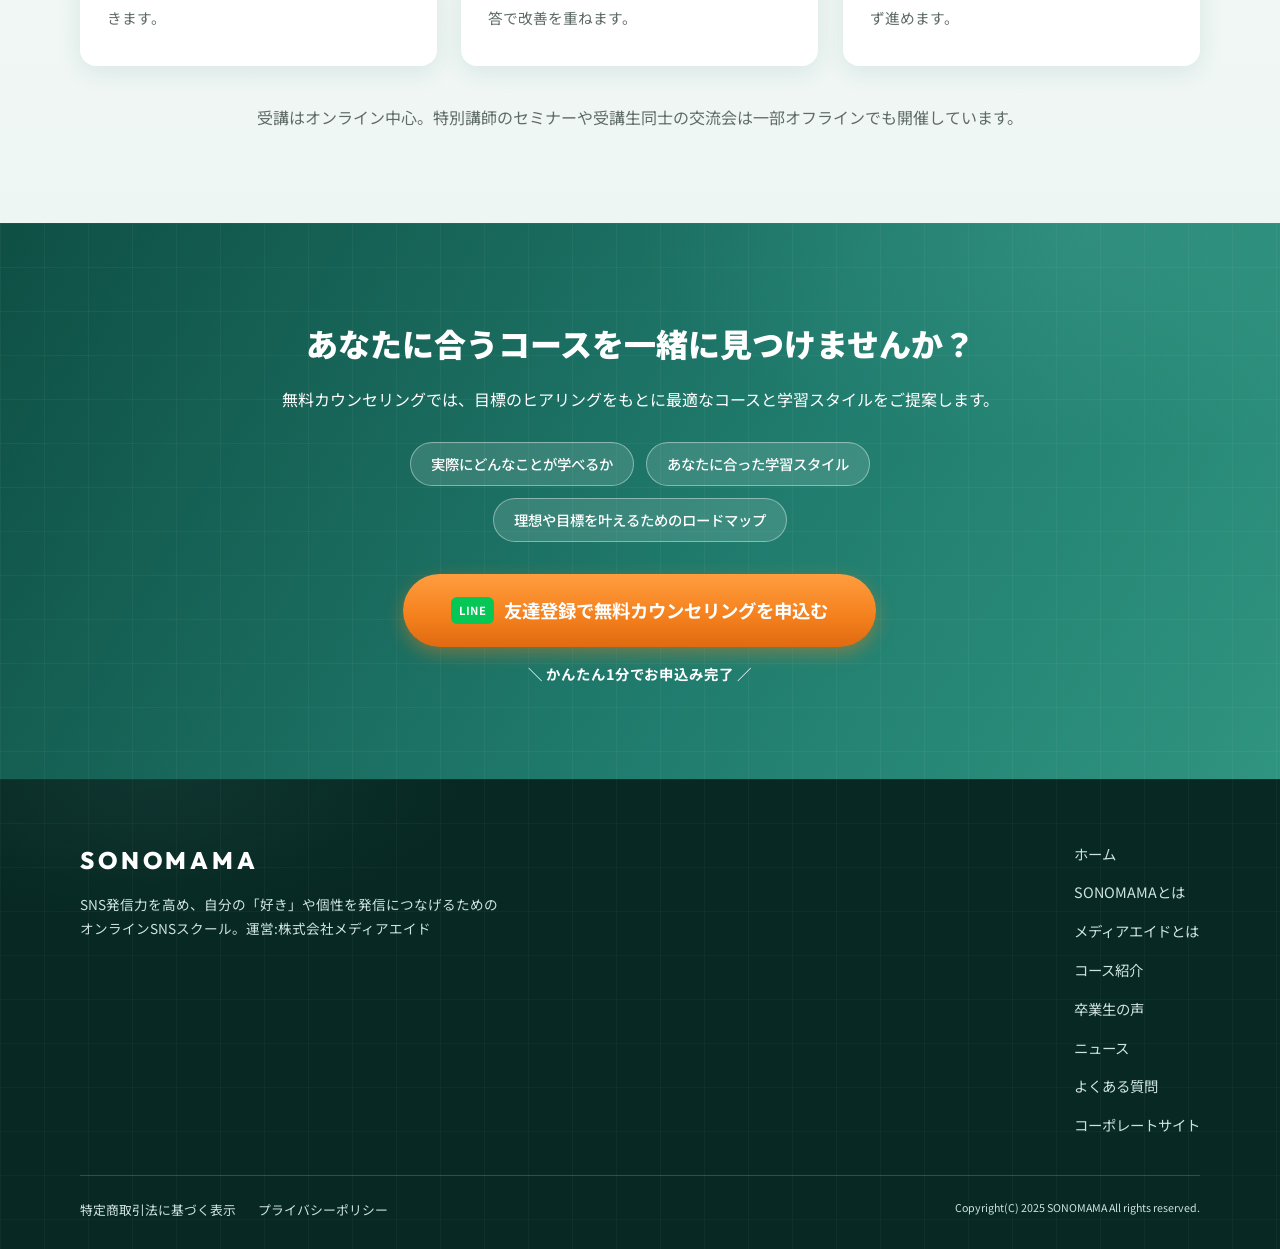
<file: course.html>
<!DOCTYPE html>
<html lang="ja">
<head>
  <meta charset="UTF-8" />
  <meta name="viewport" content="width=device-width, initial-scale=1" />
  <title>コース紹介|SONOMAMA オンラインSNSスクール</title>
  <meta name="description" content="SONOMAMAは得意×目的で選べる3つのコースをご用意。趣味コース・仕事コース・芸能芸術コースから、あなたに合った学び方を選べます。" />
  <link rel="preconnect" href="https://fonts.googleapis.com" />
  <link rel="preconnect" href="https://fonts.gstatic.com" crossorigin />
  <link href="https://fonts.googleapis.com/css2?family=Noto+Sans+JP:wght@400;500;700;900&family=Outfit:wght@600;700;800&display=swap" rel="stylesheet" />
  <link rel="stylesheet" href="css/style.css" />
</head>
<body>
  <header class="site-header">
    <div class="container header-inner">
      <a href="index.html" class="brand">
        <span class="brand-logo">SONOMAMA</span>
        <span class="brand-sub">オンラインSNSスクール</span>
      </a>
      <button class="nav-toggle" aria-expanded="false" aria-label="メニューを開く">
        <span></span><span></span><span></span>
      </button>
      <nav class="global-nav">
        <ul>
          <li><a href="index.html">ホーム</a></li>
          <li><a href="about.html">SONOMAMAとは</a></li>
          <li><a href="company.html">メディアエイドとは</a></li>
          <li><a href="course.html" class="current">コース紹介</a></li>
          <li><a href="voice.html">卒業生の声</a></li>
          <li><a href="news.html">ニュース</a></li>
          <li><a href="faq.html">よくある質問</a></li>
          <li class="nav-cta"><a class="btn-cta btn-cta-nav" href="https://form.lmes.jp/landing-qr/2006778577-5gZ9D97q?uLand=68EBC1" target="_blank" rel="noopener">無料カウンセリング</a></li>
        </ul>
      </nav>
    </div>
  </header>

  <main>
    <div class="page-title">
      <div class="container">
        <span class="en">Course</span>
        <h1>コース紹介</h1>
      </div>
    </div>

    <section class="section">
      <div class="container">
        <div class="section-head">
          <span class="en">3 Courses</span>
          <h2>SNS特化型スクールならでは。<br />得意 × 目的で選べる3つのコース</h2>
          <p class="lead">どのコースが合うかわからない方も、無料カウンセリングであなたに合った学び方をご提案します。</p>
        </div>

        <div class="course-grid">
          <article class="course-card course-card-detail">
            <img src="assets/images/course01.png" alt="趣味コースのイメージ" loading="lazy" />
            <div class="course-body">
              <p class="course-tag">好きなことが仕事になる</p>
              <h3>趣味コース</h3>
              <p>「好き」を発信の軸にして、楽しみながら収益化を目指すコースです。</p>
              <ul class="course-points">
                <li>SNS副業をやるなら楽しめるジャンルでやりたい</li>
                <li>好きなことなら継続が苦でない</li>
                <li>自分の趣味や得意を活かして収入UPに繋げたい</li>
              </ul>
            </div>
          </article>

          <article class="course-card course-card-detail">
            <img src="assets/images/course02.png" alt="仕事コースのイメージ" loading="lazy" />
            <div class="course-body">
              <p class="course-tag">アカウントがあなたの「資産」に</p>
              <h3>仕事コース</h3>
              <p>本業やビジネスにSNSを活かし、中長期的に効く「資産」を育てるコースです。</p>
              <ul class="course-points">
                <li>SNS副業を本業にも役立てたい</li>
                <li>認知度を獲得して集客力・営業力をUPしたい</li>
                <li>中長期的に活用できるアカウントを育てたい</li>
              </ul>
            </div>
          </article>

          <article class="course-card course-card-detail">
            <img src="assets/images/course03.png" alt="芸能・芸術コースのイメージ" loading="lazy" />
            <div class="course-body">
              <p class="course-tag">SNSから得意を生かして知名度UP</p>
              <h3>芸能・芸術コース</h3>
              <p>特技や才能をSNSで発信し、知名度・影響力を高めていくコースです。</p>
              <ul class="course-points">
                <li>SNSを活用して有名になりたい</li>
                <li>知名度・認知度を獲得して影響力を持ちたい</li>
                <li>自分の特技や才能を生かしてもっと輝きたい</li>
              </ul>
            </div>
          </article>
        </div>
      </div>
    </section>

    <!-- 学び方 -->
    <section class="section section-alt">
      <div class="container">
        <div class="section-head">
          <span class="en">Support</span>
          <h2>どのコースでも共通の徹底サポート</h2>
        </div>
        <div class="feature-grid">
          <article class="feature-card">
            <span class="num">01</span>
            <h3>毎日のチャットサポート</h3>
            <p>専属マネージャーに毎日チャットで相談可能。小さなつまずきもその日のうちに解消できます。</p>
          </article>
          <article class="feature-card">
            <span class="num">02</span>
            <h3>週1回の講師面談</h3>
            <p>現役インフルエンサーの講師陣と週1回の面談。アカウントへのフィードバックと質疑応答で改善を重ねます。</p>
          </article>
          <article class="feature-card">
            <span class="num">03</span>
            <h3>月1回の目標確認面談</h3>
            <p>マネージャーと月1回、目標と進捗をすり合わせ。理想から逆算したロードマップで迷わず進めます。</p>
          </article>
        </div>
        <p class="lead" style="text-align:center; margin-top:36px; color: var(--gray);">受講はオンライン中心。特別講師のセミナーや受講生同士の交流会は一部オフラインでも開催しています。</p>
      </div>
    </section>

    <!-- CTA -->
    <section class="section section-teal cta-section">
      <div class="container">
        <h2>あなたに合うコースを一緒に見つけませんか？</h2>
        <p class="cta-lead">無料カウンセリングでは、目標のヒアリングをもとに最適なコースと学習スタイルをご提案します。</p>
        <ul class="cta-benefits">
          <li>実際にどんなことが学べるか</li>
          <li>あなたに合った学習スタイル</li>
          <li>理想や目標を叶えるためのロードマップ</li>
        </ul>
        <a class="btn-cta btn-cta-large" href="https://form.lmes.jp/landing-qr/2006778577-5gZ9D97q?uLand=68EBC1" target="_blank" rel="noopener">
          <span class="line-badge">LINE</span>友達登録で無料カウンセリングを申込む
        </a>
        <p class="hero-cta-note">＼ かんたん1分でお申込み完了 ／</p>
      </div>
    </section>
  </main>

  <footer class="site-footer">
    <div class="container">
      <div class="footer-grid">
        <div class="footer-brand">
          <span class="brand-logo">SONOMAMA</span>
          <p>SNS発信力を高め、自分の「好き」や個性を発信につなげるためのオンラインSNSスクール。運営:株式会社メディアエイド</p>
        </div>
        <nav class="footer-nav">
          <ul>
            <li><a href="index.html">ホーム</a></li>
            <li><a href="about.html">SONOMAMAとは</a></li>
            <li><a href="company.html">メディアエイドとは</a></li>
            <li><a href="course.html">コース紹介</a></li>
            <li><a href="voice.html">卒業生の声</a></li>
            <li><a href="news.html">ニュース</a></li>
            <li><a href="faq.html">よくある質問</a></li>
            <li><a href="https://mediaaid.co.jp/" target="_blank" rel="noopener">コーポレートサイト</a></li>
          </ul>
        </nav>
      </div>
      <div class="footer-legal">
        <ul>
          <li><a href="https://ma-sonomama.com/Cyberace_meta_4/tokutei.html" target="_blank" rel="noopener">特定商取引法に基づく表示</a></li>
          <li><a href="https://ma-sonomama.com/Cyberace_meta_4/pri.html" target="_blank" rel="noopener">プライバシーポリシー</a></li>
        </ul>
        <small>Copyright(C) 2025 SONOMAMA All rights reserved.</small>
      </div>
    </div>
  </footer>

  <div class="float-cta">
    <a class="btn-cta" href="https://form.lmes.jp/landing-qr/2006778577-5gZ9D97q?uLand=68EBC1" target="_blank" rel="noopener">
      <span class="line-badge">LINE</span>無料カウンセリングを申込む
    </a>
  </div>

  <script src="js/main.js"></script>
</body>
</html>
</file>
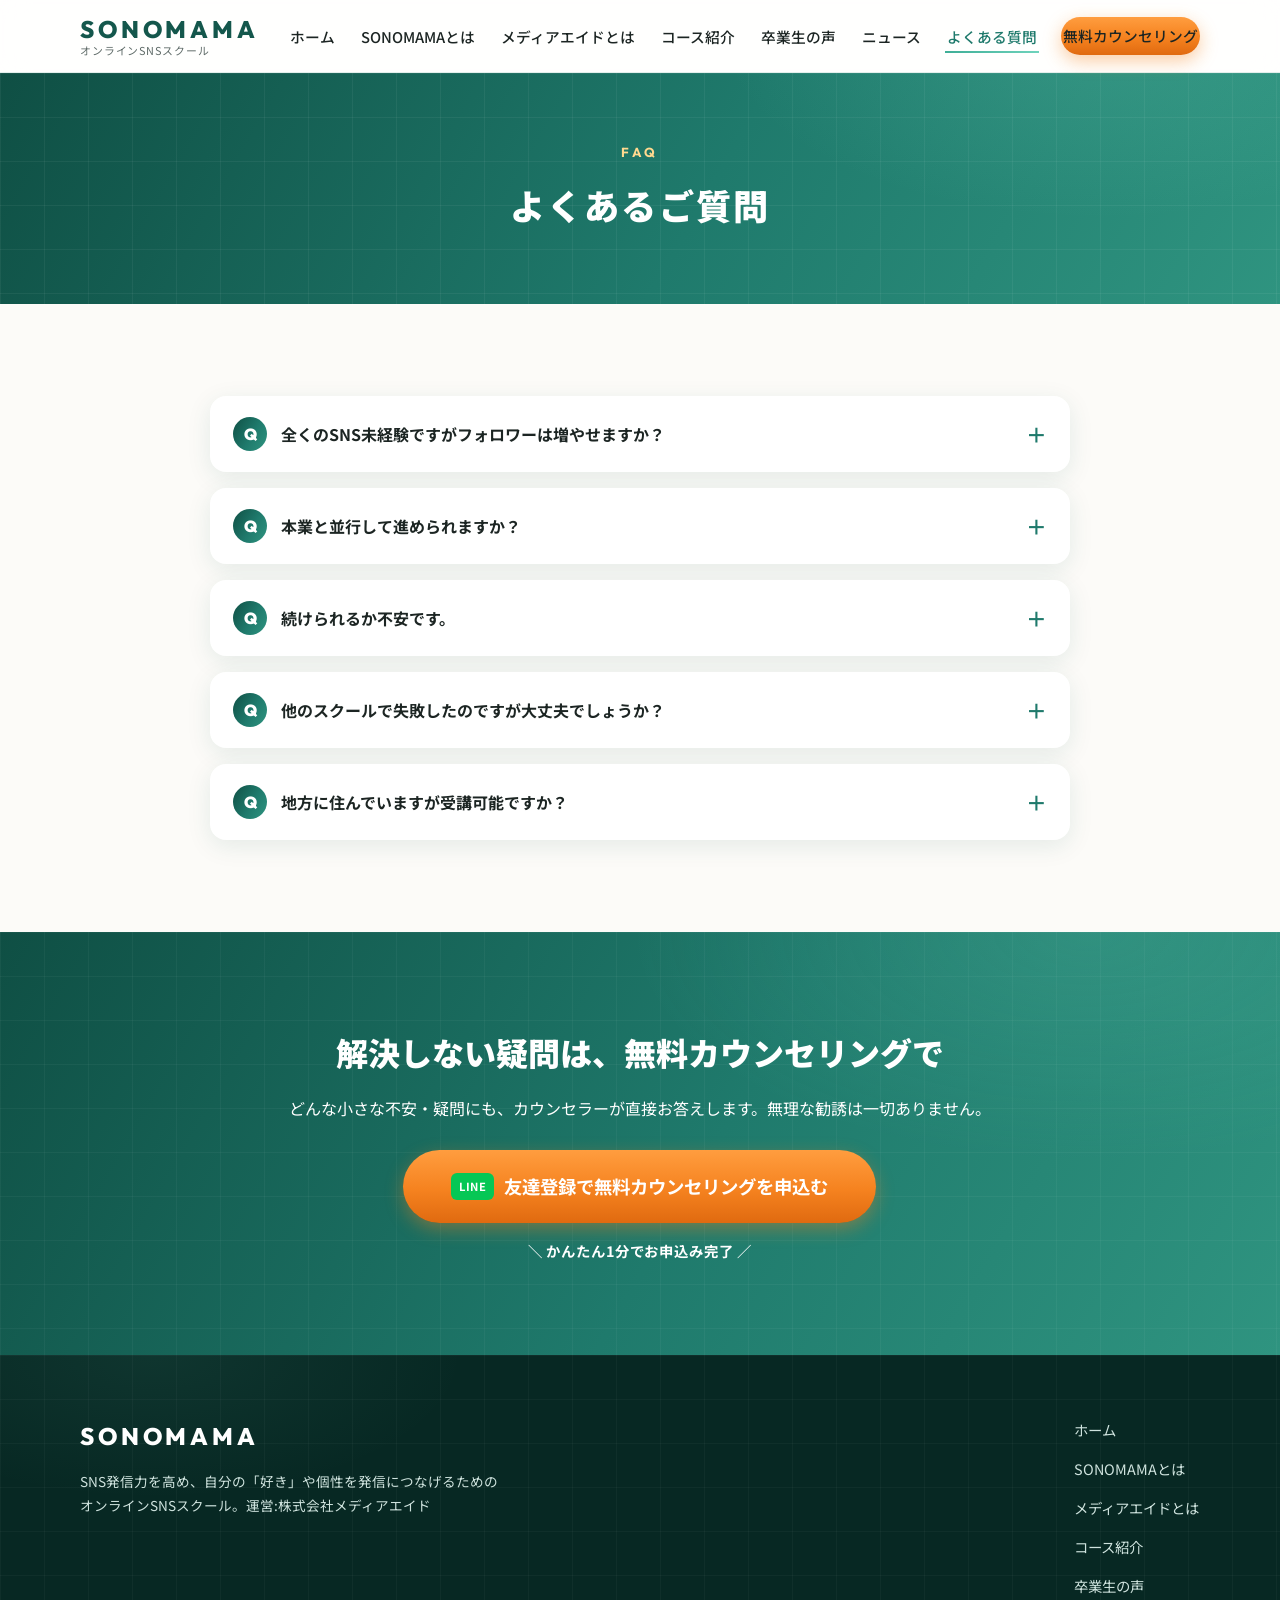
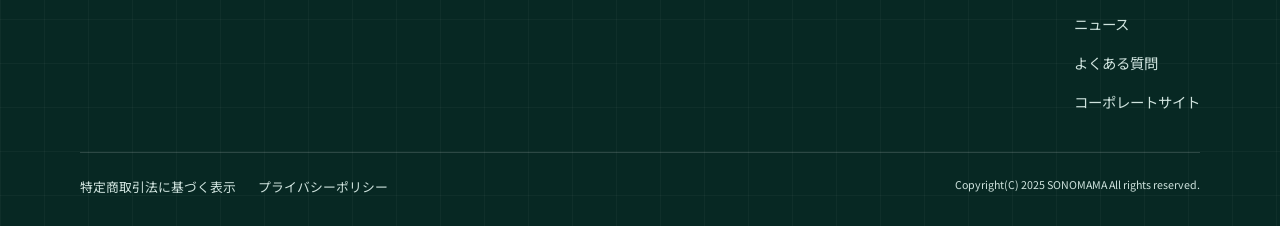
<file: faq.html>
<!DOCTYPE html>
<html lang="ja">
<head>
  <meta charset="UTF-8" />
  <meta name="viewport" content="width=device-width, initial-scale=1" />
  <title>よくある質問|SONOMAMA オンラインSNSスクール</title>
  <meta name="description" content="SONOMAMAに寄せられるよくあるご質問。未経験でも大丈夫？本業と両立できる？地方在住でも受講できる？などにお答えします。" />
  <link rel="preconnect" href="https://fonts.googleapis.com" />
  <link rel="preconnect" href="https://fonts.gstatic.com" crossorigin />
  <link href="https://fonts.googleapis.com/css2?family=Noto+Sans+JP:wght@400;500;700;900&family=Outfit:wght@600;700;800&display=swap" rel="stylesheet" />
  <link rel="stylesheet" href="css/style.css" />
</head>
<body>
  <header class="site-header">
    <div class="container header-inner">
      <a href="index.html" class="brand">
        <span class="brand-logo">SONOMAMA</span>
        <span class="brand-sub">オンラインSNSスクール</span>
      </a>
      <button class="nav-toggle" aria-expanded="false" aria-label="メニューを開く">
        <span></span><span></span><span></span>
      </button>
      <nav class="global-nav">
        <ul>
          <li><a href="index.html">ホーム</a></li>
          <li><a href="about.html">SONOMAMAとは</a></li>
          <li><a href="company.html">メディアエイドとは</a></li>
          <li><a href="course.html">コース紹介</a></li>
          <li><a href="voice.html">卒業生の声</a></li>
          <li><a href="news.html">ニュース</a></li>
          <li><a href="faq.html" class="current">よくある質問</a></li>
          <li class="nav-cta"><a class="btn-cta btn-cta-nav" href="https://form.lmes.jp/landing-qr/2006778577-5gZ9D97q?uLand=68EBC1" target="_blank" rel="noopener">無料カウンセリング</a></li>
        </ul>
      </nav>
    </div>
  </header>

  <main>
    <div class="page-title">
      <div class="container">
        <span class="en">FAQ</span>
        <h1>よくあるご質問</h1>
      </div>
    </div>

    <section class="section">
      <div class="container">
        <div class="faq-list">
          <div class="faq-item">
            <button class="faq-q" type="button">全くのSNS未経験ですがフォロワーは増やせますか？</button>
            <div class="faq-a"><div class="faq-a-inner">
              <p>「SONOMAMA」は未経験でも十分にフォロワーを増やすノウハウと知識を学べるカリキュラムと環境を用意しています。無理なく学習できるサポート体制も整っておりますので、フォロワーを増やしたい方におすすめです。</p>
            </div></div>
          </div>

          <div class="faq-item">
            <button class="faq-q" type="button">本業と並行して進められますか？</button>
            <div class="faq-a"><div class="faq-a-inner">
              <p>問題なく進められます。専属のマネージャーがマンツーマンで伴走し、仕事や家事が忙しくなかなか時間がとれない方でも目標達成に向けてしっかりサポートします。</p>
            </div></div>
          </div>

          <div class="faq-item">
            <button class="faq-q" type="button">続けられるか不安です。</button>
            <div class="faq-a"><div class="faq-a-inner">
              <p>始める前は不安ですよね。「SONOMAMA」では、毎日マネージャーによるチャットサポート、週に1回講師陣との面談、月に1回マネージャーとの目標確認面談の機会があります。フィードバックや質疑応答を通じて、あなたがモチベーション高く続けられるようバックアップしますのでご安心ください。</p>
            </div></div>
          </div>

          <div class="faq-item">
            <button class="faq-q" type="button">他のスクールで失敗したのですが大丈夫でしょうか？</button>
            <div class="faq-a"><div class="faq-a-inner">
              <p>全く問題ありません。「SONOMAMA」は他のSNSスクールと違ってマンツーマンのバックアップや卒業後のアフターサポートが充実しています。カリキュラムの内容も、SNS業界トップの株式会社メディアエイドが監修しており、講師陣も今を活躍するトップインフルエンサーが務めます。詳しく知りたい方はぜひ個別カウンセリングにお申し込みください。</p>
            </div></div>
          </div>

          <div class="faq-item">
            <button class="faq-q" type="button">地方に住んでいますが受講可能ですか？</button>
            <div class="faq-a"><div class="faq-a-inner">
              <p>可能です。「SONOMAMA」では、オンライン受講が可能なカリキュラムを中心に提供します。特別講師を招いてのセミナーや、受講生同士の交流会は一部オフライン開催となりますので、その際のみ首都圏までお越しいただく必要があります。また、将来的に地方でもオフラインのイベント開催は予定しております。</p>
            </div></div>
          </div>
        </div>
      </div>
    </section>

    <!-- CTA -->
    <section class="section section-teal cta-section">
      <div class="container">
        <h2>解決しない疑問は、無料カウンセリングで</h2>
        <p class="cta-lead">どんな小さな不安・疑問にも、カウンセラーが直接お答えします。無理な勧誘は一切ありません。</p>
        <a class="btn-cta btn-cta-large" href="https://form.lmes.jp/landing-qr/2006778577-5gZ9D97q?uLand=68EBC1" target="_blank" rel="noopener">
          <span class="line-badge">LINE</span>友達登録で無料カウンセリングを申込む
        </a>
        <p class="hero-cta-note">＼ かんたん1分でお申込み完了 ／</p>
      </div>
    </section>
  </main>

  <footer class="site-footer">
    <div class="container">
      <div class="footer-grid">
        <div class="footer-brand">
          <span class="brand-logo">SONOMAMA</span>
          <p>SNS発信力を高め、自分の「好き」や個性を発信につなげるためのオンラインSNSスクール。運営:株式会社メディアエイド</p>
        </div>
        <nav class="footer-nav">
          <ul>
            <li><a href="index.html">ホーム</a></li>
            <li><a href="about.html">SONOMAMAとは</a></li>
            <li><a href="company.html">メディアエイドとは</a></li>
            <li><a href="course.html">コース紹介</a></li>
            <li><a href="voice.html">卒業生の声</a></li>
            <li><a href="news.html">ニュース</a></li>
            <li><a href="faq.html">よくある質問</a></li>
            <li><a href="https://mediaaid.co.jp/" target="_blank" rel="noopener">コーポレートサイト</a></li>
          </ul>
        </nav>
      </div>
      <div class="footer-legal">
        <ul>
          <li><a href="https://ma-sonomama.com/Cyberace_meta_4/tokutei.html" target="_blank" rel="noopener">特定商取引法に基づく表示</a></li>
          <li><a href="https://ma-sonomama.com/Cyberace_meta_4/pri.html" target="_blank" rel="noopener">プライバシーポリシー</a></li>
        </ul>
        <small>Copyright(C) 2025 SONOMAMA All rights reserved.</small>
      </div>
    </div>
  </footer>

  <div class="float-cta">
    <a class="btn-cta" href="https://form.lmes.jp/landing-qr/2006778577-5gZ9D97q?uLand=68EBC1" target="_blank" rel="noopener">
      <span class="line-badge">LINE</span>無料カウンセリングを申込む
    </a>
  </div>

  <script src="js/main.js"></script>
</body>
</html>
</file>
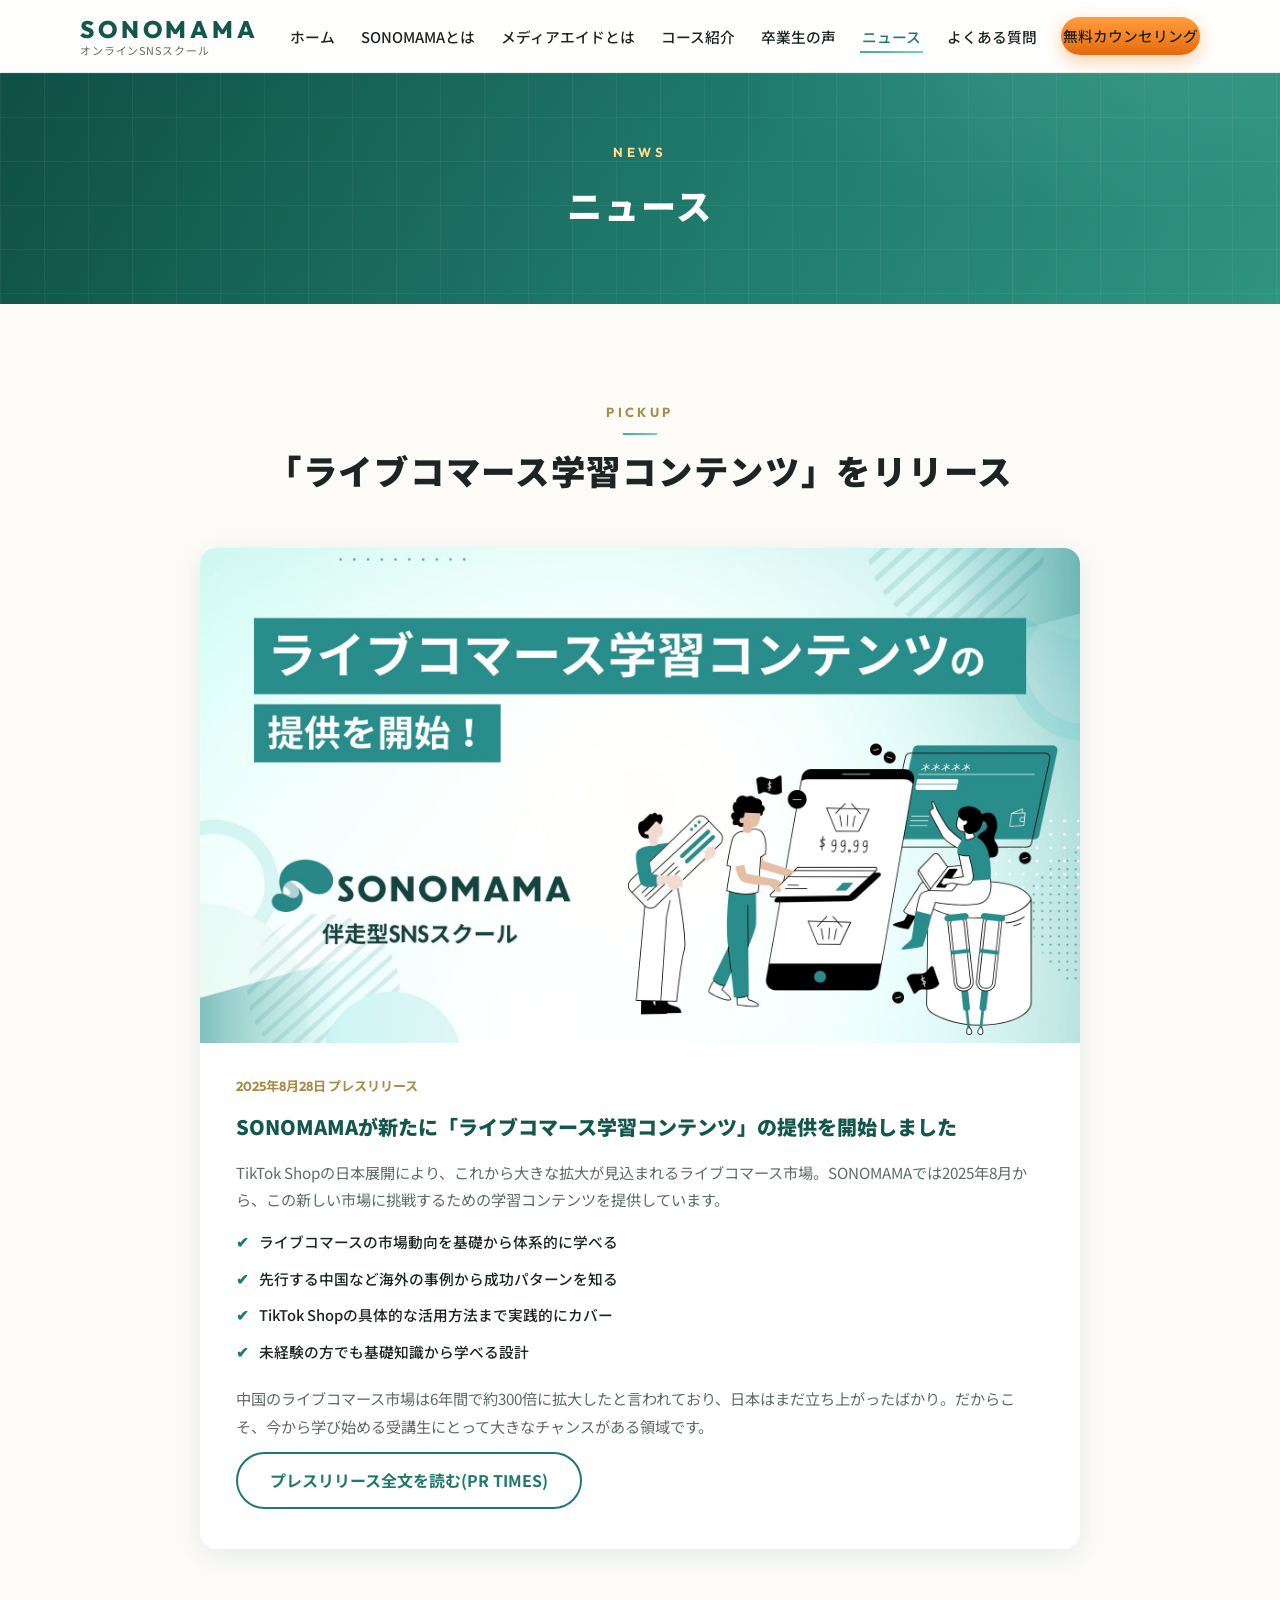
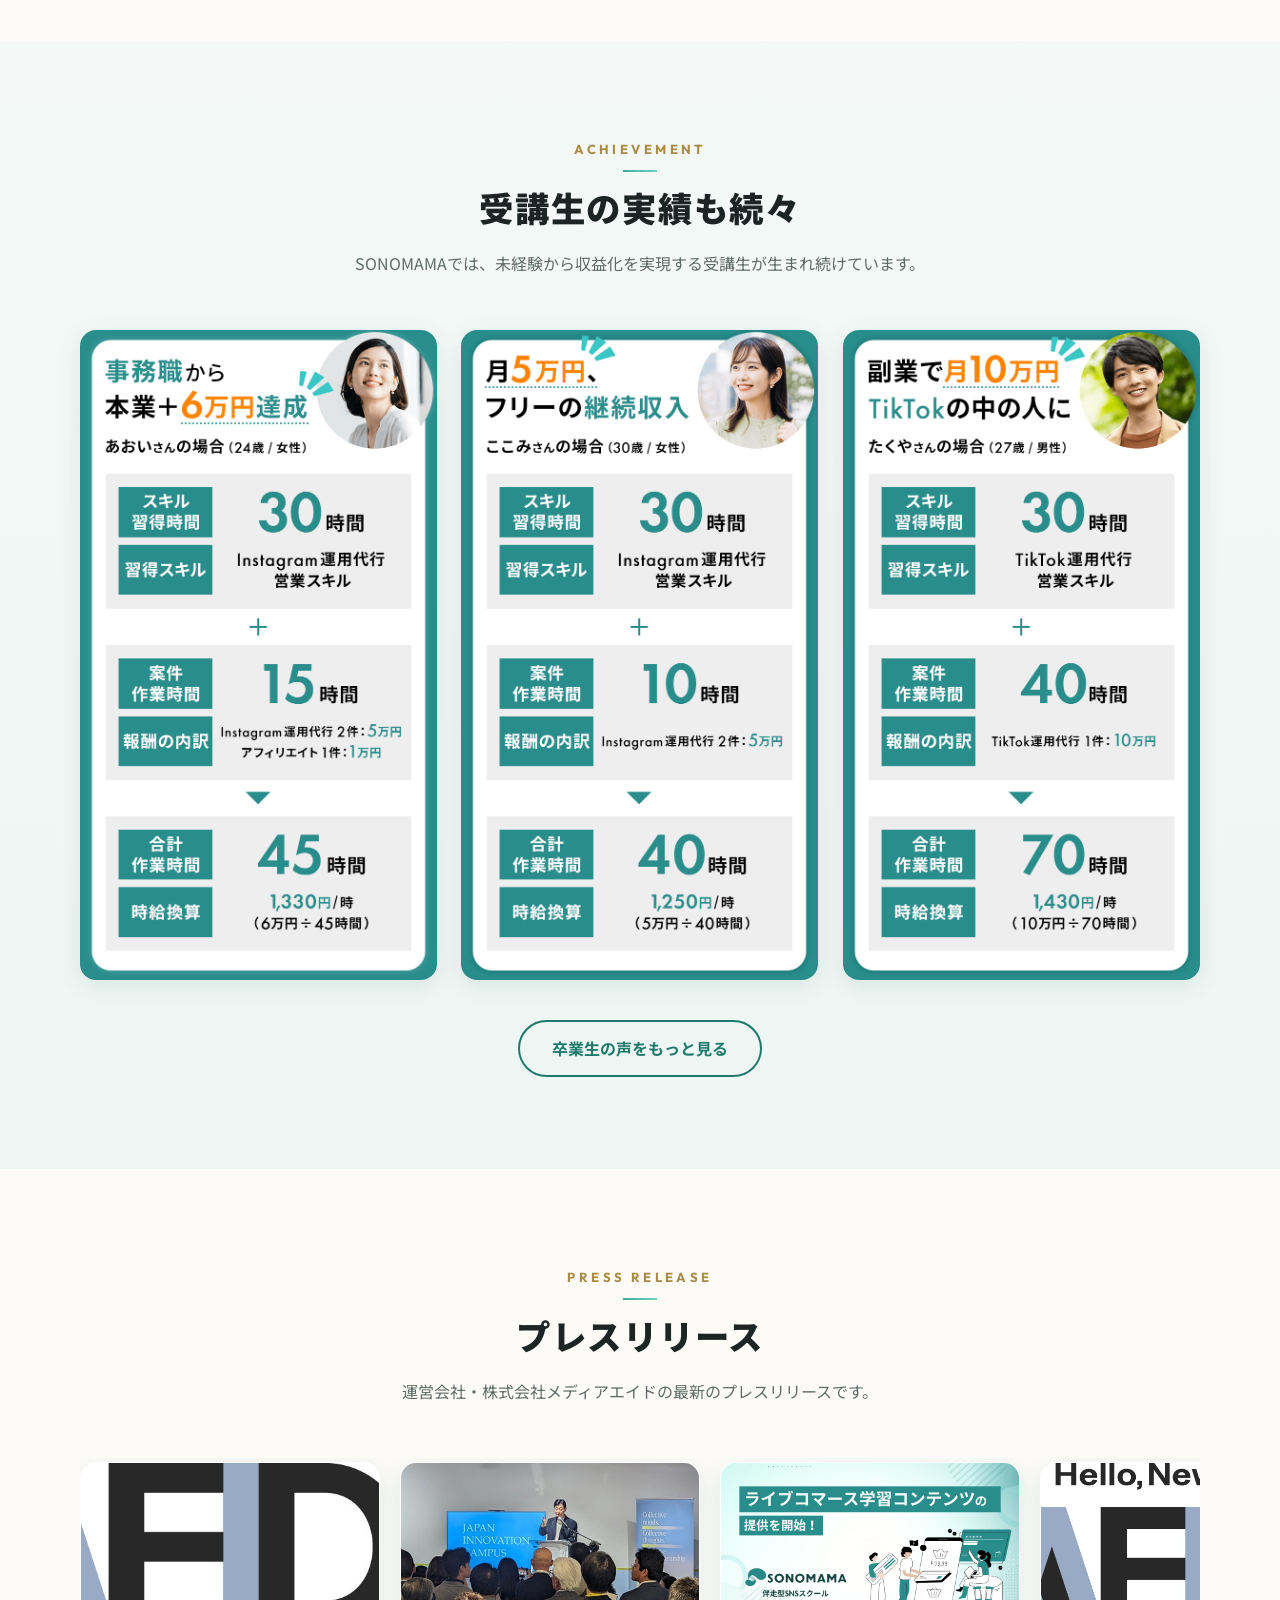
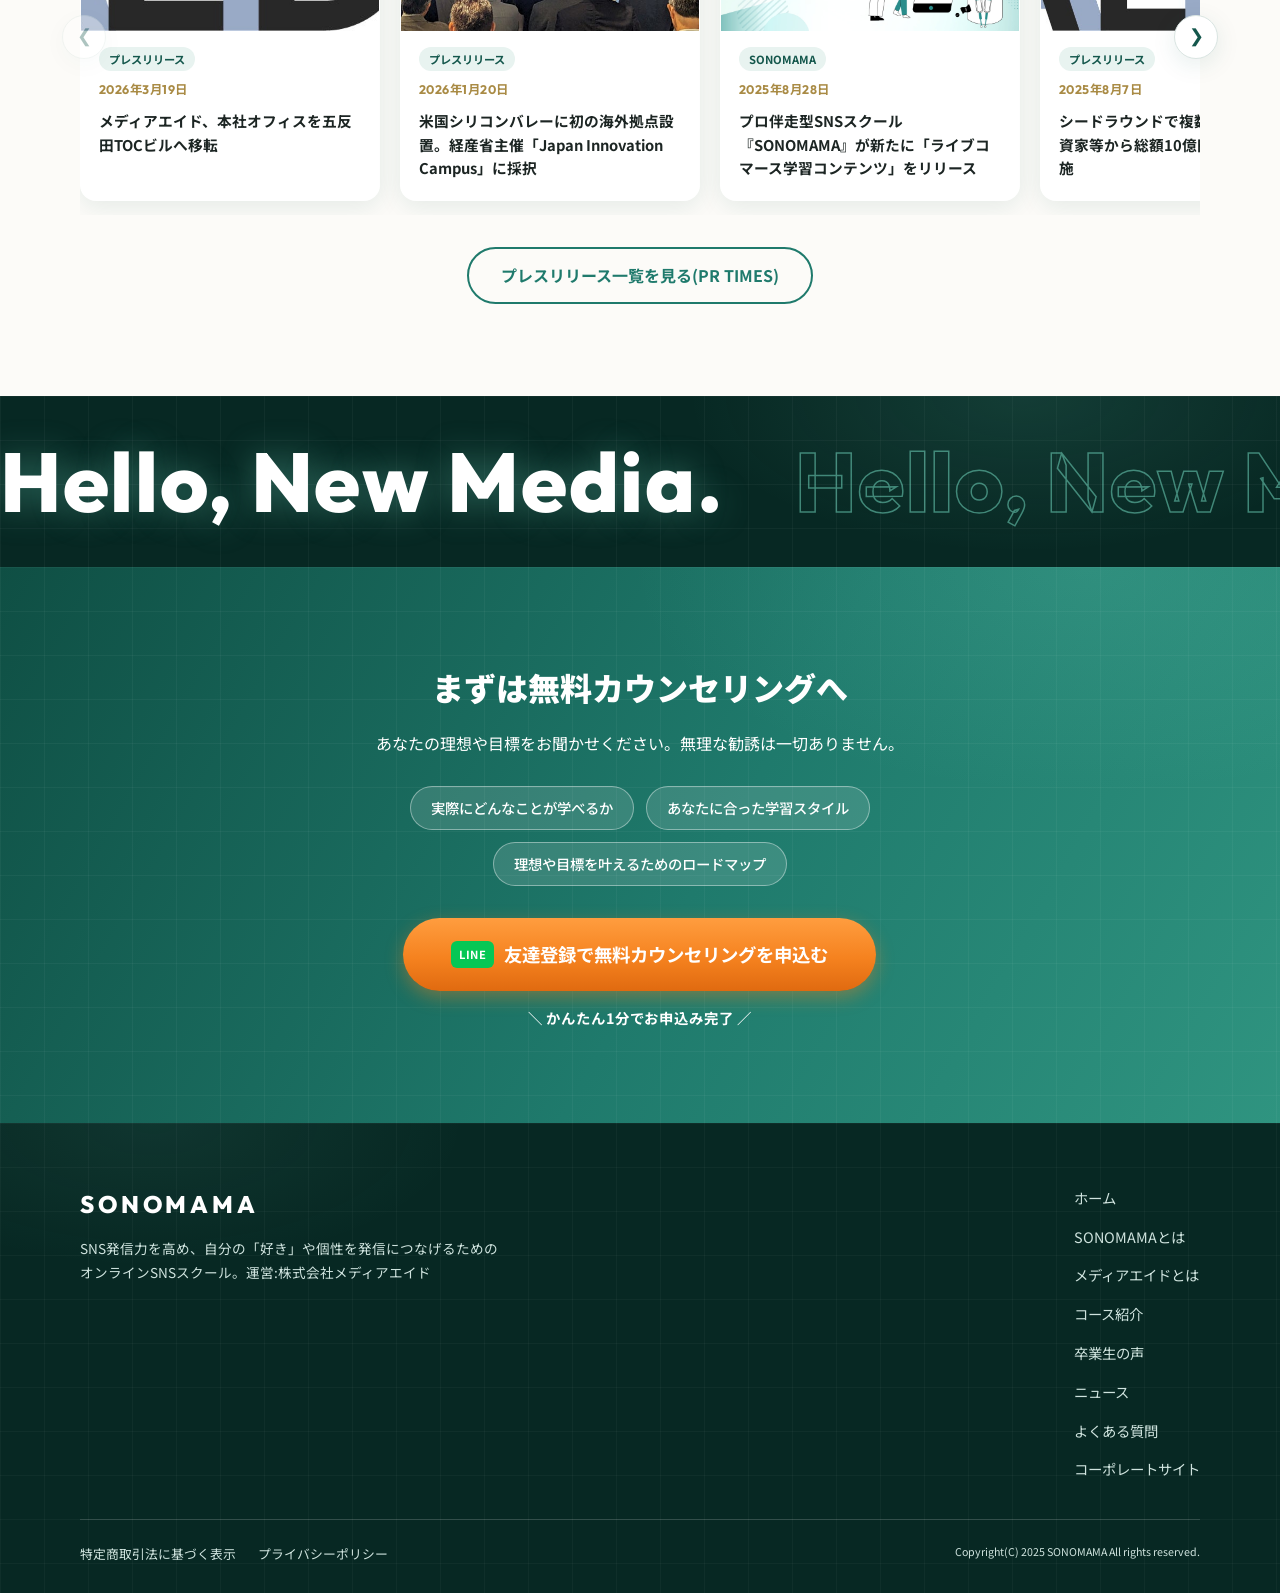
<file: news.html>
<!DOCTYPE html>
<html lang="ja">
<head>
  <meta charset="UTF-8" />
  <meta name="viewport" content="width=device-width, initial-scale=1" />
  <title>ニュース|SONOMAMA オンラインSNSスクール</title>
  <meta name="description" content="SONOMAMAと運営会社メディアエイドの最新ニュース・プレスリリース・受講生の実績をご紹介します。" />
  <link rel="preconnect" href="https://fonts.googleapis.com" />
  <link rel="preconnect" href="https://fonts.gstatic.com" crossorigin />
  <link href="https://fonts.googleapis.com/css2?family=Noto+Sans+JP:wght@400;500;700;900&family=Outfit:wght@600;700;800&display=swap" rel="stylesheet" />
  <link rel="stylesheet" href="css/style.css" />
</head>
<body>
  <header class="site-header">
    <div class="container header-inner">
      <a href="index.html" class="brand">
        <span class="brand-logo">SONOMAMA</span>
        <span class="brand-sub">オンラインSNSスクール</span>
      </a>
      <button class="nav-toggle" aria-expanded="false" aria-label="メニューを開く">
        <span></span><span></span><span></span>
      </button>
      <nav class="global-nav">
        <ul>
          <li><a href="index.html">ホーム</a></li>
          <li><a href="about.html">SONOMAMAとは</a></li>
          <li><a href="company.html">メディアエイドとは</a></li>
          <li><a href="course.html">コース紹介</a></li>
          <li><a href="voice.html">卒業生の声</a></li>
          <li><a href="news.html" class="current">ニュース</a></li>
          <li><a href="faq.html">よくある質問</a></li>
          <li class="nav-cta"><a class="btn-cta btn-cta-nav" href="https://form.lmes.jp/landing-qr/2006778577-5gZ9D97q?uLand=68EBC1" target="_blank" rel="noopener">無料カウンセリング</a></li>
        </ul>
      </nav>
    </div>
  </header>

  <main>
    <div class="page-title">
      <div class="container">
        <span class="en">News</span>
        <h1>ニュース</h1>
      </div>
    </div>

    <!-- 特集: ライブコマース学習コンテンツ -->
    <section class="section">
      <div class="container">
        <div class="section-head">
          <span class="en">Pickup</span>
          <h2>「ライブコマース学習コンテンツ」をリリース</h2>
        </div>
        <article class="news-feature">
          <img src="assets/images/news/news18.jpg" alt="ライブコマース学習コンテンツの提供を開始" loading="lazy" />
          <div class="news-feature-body">
            <p class="news-date">2025年8月28日 プレスリリース</p>
            <h3>SONOMAMAが新たに「ライブコマース学習コンテンツ」の提供を開始しました</h3>
            <p>TikTok Shopの日本展開により、これから大きな拡大が見込まれるライブコマース市場。SONOMAMAでは2025年8月から、この新しい市場に挑戦するための学習コンテンツを提供しています。</p>
            <ul class="news-points">
              <li>ライブコマースの市場動向を基礎から体系的に学べる</li>
              <li>先行する中国など海外の事例から成功パターンを知る</li>
              <li>TikTok Shopの具体的な活用方法まで実践的にカバー</li>
              <li>未経験の方でも基礎知識から学べる設計</li>
            </ul>
            <p>中国のライブコマース市場は6年間で約300倍に拡大したと言われており、日本はまだ立ち上がったばかり。だからこそ、今から学び始める受講生にとって大きなチャンスがある領域です。</p>
            <a class="btn-ghost" href="https://prtimes.jp/main/html/rd/p/000000018.000114459.html" target="_blank" rel="noopener">プレスリリース全文を読む(PR TIMES)</a>
          </div>
        </article>
      </div>
    </section>

    <!-- 受講生実績 -->
    <section class="section section-alt" id="achievement">
      <div class="container">
        <div class="section-head">
          <span class="en">Achievement</span>
          <h2>受講生の実績も続々</h2>
          <p class="lead">SONOMAMAでは、未経験から収益化を実現する受講生が生まれ続けています。</p>
        </div>
        <div class="voice-grid">
          <figure>
            <img src="assets/images/achieve01.png" alt="事務職から本業+6万円達成" loading="lazy" />
          </figure>
          <figure>
            <img src="assets/images/achieve02.png" alt="月5万円、フリーの継続収入" loading="lazy" />
          </figure>
          <figure>
            <img src="assets/images/achieve03.png" alt="副業で月10万円。TikTokの中の人に" loading="lazy" />
          </figure>
        </div>
        <p style="text-align:center; margin-top:40px;"><a class="btn-ghost" href="voice.html">卒業生の声をもっと見る</a></p>
      </div>
    </section>

    <!-- プレスリリース一覧 -->
    <section class="section" id="press">
      <div class="container">
        <div class="section-head">
          <span class="en">Press Release</span>
          <h2>プレスリリース</h2>
          <p class="lead">運営会社・株式会社メディアエイドの最新のプレスリリースです。</p>
        </div>
        <div class="news-slider-wrap">
          <button class="news-nav prev" type="button" aria-label="前へ">&#10094;</button>
          <ul class="news-slider">
            <li><a class="news-card" href="https://prtimes.jp/main/html/rd/p/000000020.000114459.html" target="_blank" rel="noopener">
              <img src="assets/images/news/news20.jpg" alt="" loading="lazy" />
              <div class="news-body">
                <span class="news-tag">プレスリリース</span>
                <p class="news-date">2026年3月19日</p>
                <h3>メディアエイド、本社オフィスを五反田TOCビルへ移転</h3>
              </div>
            </a></li>
            <li><a class="news-card" href="https://prtimes.jp/main/html/rd/p/000000019.000114459.html" target="_blank" rel="noopener">
              <img src="assets/images/news/news19.jpg" alt="" loading="lazy" />
              <div class="news-body">
                <span class="news-tag">プレスリリース</span>
                <p class="news-date">2026年1月20日</p>
                <h3>米国シリコンバレーに初の海外拠点設置。経産省主催「Japan Innovation Campus」に採択</h3>
              </div>
            </a></li>
            <li><a class="news-card" href="https://prtimes.jp/main/html/rd/p/000000018.000114459.html" target="_blank" rel="noopener">
              <img src="assets/images/news/news18.jpg" alt="" loading="lazy" />
              <div class="news-body">
                <span class="news-tag">SONOMAMA</span>
                <p class="news-date">2025年8月28日</p>
                <h3>プロ伴走型SNSスクール『SONOMAMA』が新たに「ライブコマース学習コンテンツ」をリリース</h3>
              </div>
            </a></li>
            <li><a class="news-card" href="https://prtimes.jp/main/html/rd/p/000000016.000114459.html" target="_blank" rel="noopener">
              <img src="assets/images/news/news16.jpg" alt="" loading="lazy" />
              <div class="news-body">
                <span class="news-tag">プレスリリース</span>
                <p class="news-date">2025年8月7日</p>
                <h3>シードラウンドで複数の金融機関と投資家等から総額10億円の資金調達を実施</h3>
              </div>
            </a></li>
            <li><a class="news-card" href="https://prtimes.jp/main/html/rd/p/000000017.000114459.html" target="_blank" rel="noopener">
              <img src="assets/images/news/news17.jpg" alt="" loading="lazy" />
              <div class="news-body">
                <span class="news-tag">プレスリリース</span>
                <p class="news-date">2025年8月4日</p>
                <h3>執行役員 VP of Enterprise Businessに元Bytedance執行役員 篠塚 健が就任</h3>
              </div>
            </a></li>
            <li><a class="news-card" href="https://prtimes.jp/main/html/rd/p/000000013.000114459.html" target="_blank" rel="noopener">
              <img src="assets/images/news/news13.jpg" alt="" loading="lazy" />
              <div class="news-body">
                <span class="news-tag">プレスリリース</span>
                <p class="news-date">2025年6月17日</p>
                <h3>TikTok Shopトータル支援サービスを提供開始</h3>
              </div>
            </a></li>
            <li><a class="news-card" href="https://prtimes.jp/main/html/rd/p/000000012.000114459.html" target="_blank" rel="noopener">
              <img src="assets/images/news/news12.jpg" alt="" loading="lazy" />
              <div class="news-body">
                <span class="news-tag">プレスリリース</span>
                <p class="news-date">2025年3月5日</p>
                <h3>コーポレートブランドリニューアルのお知らせ</h3>
              </div>
            </a></li>
            <li><a class="news-card" href="https://prtimes.jp/main/html/rd/p/000000011.000114459.html" target="_blank" rel="noopener">
              <img src="assets/images/news/news11.jpg" alt="" loading="lazy" />
              <div class="news-body">
                <span class="news-tag">SONOMAMA</span>
                <p class="news-date">2025年2月14日</p>
                <h3>プロ伴走型SNSスクール『SONOMAMA』リリースのお知らせ</h3>
              </div>
            </a></li>
          </ul>
          <button class="news-nav next" type="button" aria-label="次へ">&#10095;</button>
        </div>
        <p style="text-align:center; margin-top:32px;"><a class="btn-ghost" href="https://prtimes.jp/main/html/searchrlp/company_id/114459" target="_blank" rel="noopener">プレスリリース一覧を見る(PR TIMES)</a></p>
      </div>
    </section>

    <!-- ブランドマーキー -->
    <div class="brand-marquee" aria-hidden="true">
      <div class="brand-marquee-track">
        <span class="fill">Hello, New Media.</span>
        <span>Hello, New Media.</span>
        <span class="fill">Hello, New Media.</span>
        <span>Hello, New Media.</span>
        <span class="fill">Hello, New Media.</span>
        <span>Hello, New Media.</span>
      </div>
    </div>

    <!-- CTA -->
    <section class="section section-teal cta-section">
      <div class="container">
        <h2>まずは無料カウンセリングへ</h2>
        <p class="cta-lead">あなたの理想や目標をお聞かせください。無理な勧誘は一切ありません。</p>
        <ul class="cta-benefits">
          <li>実際にどんなことが学べるか</li>
          <li>あなたに合った学習スタイル</li>
          <li>理想や目標を叶えるためのロードマップ</li>
        </ul>
        <a class="btn-cta btn-cta-large" href="https://form.lmes.jp/landing-qr/2006778577-5gZ9D97q?uLand=68EBC1" target="_blank" rel="noopener">
          <span class="line-badge">LINE</span>友達登録で無料カウンセリングを申込む
        </a>
        <p class="hero-cta-note">＼ かんたん1分でお申込み完了 ／</p>
      </div>
    </section>
  </main>

  <footer class="site-footer">
    <div class="container">
      <div class="footer-grid">
        <div class="footer-brand">
          <span class="brand-logo">SONOMAMA</span>
          <p>SNS発信力を高め、自分の「好き」や個性を発信につなげるためのオンラインSNSスクール。運営:株式会社メディアエイド</p>
        </div>
        <nav class="footer-nav">
          <ul>
            <li><a href="index.html">ホーム</a></li>
            <li><a href="about.html">SONOMAMAとは</a></li>
            <li><a href="company.html">メディアエイドとは</a></li>
            <li><a href="course.html">コース紹介</a></li>
            <li><a href="voice.html">卒業生の声</a></li>
            <li><a href="news.html">ニュース</a></li>
            <li><a href="faq.html">よくある質問</a></li>
            <li><a href="https://mediaaid.co.jp/" target="_blank" rel="noopener">コーポレートサイト</a></li>
          </ul>
        </nav>
      </div>
      <div class="footer-legal">
        <ul>
          <li><a href="https://ma-sonomama.com/Cyberace_meta_4/tokutei.html" target="_blank" rel="noopener">特定商取引法に基づく表示</a></li>
          <li><a href="https://ma-sonomama.com/Cyberace_meta_4/pri.html" target="_blank" rel="noopener">プライバシーポリシー</a></li>
        </ul>
        <small>Copyright(C) 2025 SONOMAMA All rights reserved.</small>
      </div>
    </div>
  </footer>

  <div class="float-cta">
    <a class="btn-cta" href="https://form.lmes.jp/landing-qr/2006778577-5gZ9D97q?uLand=68EBC1" target="_blank" rel="noopener">
      <span class="line-badge">LINE</span>無料カウンセリングを申込む
    </a>
  </div>

  <script src="js/main.js"></script>
</body>
</html>
</file>
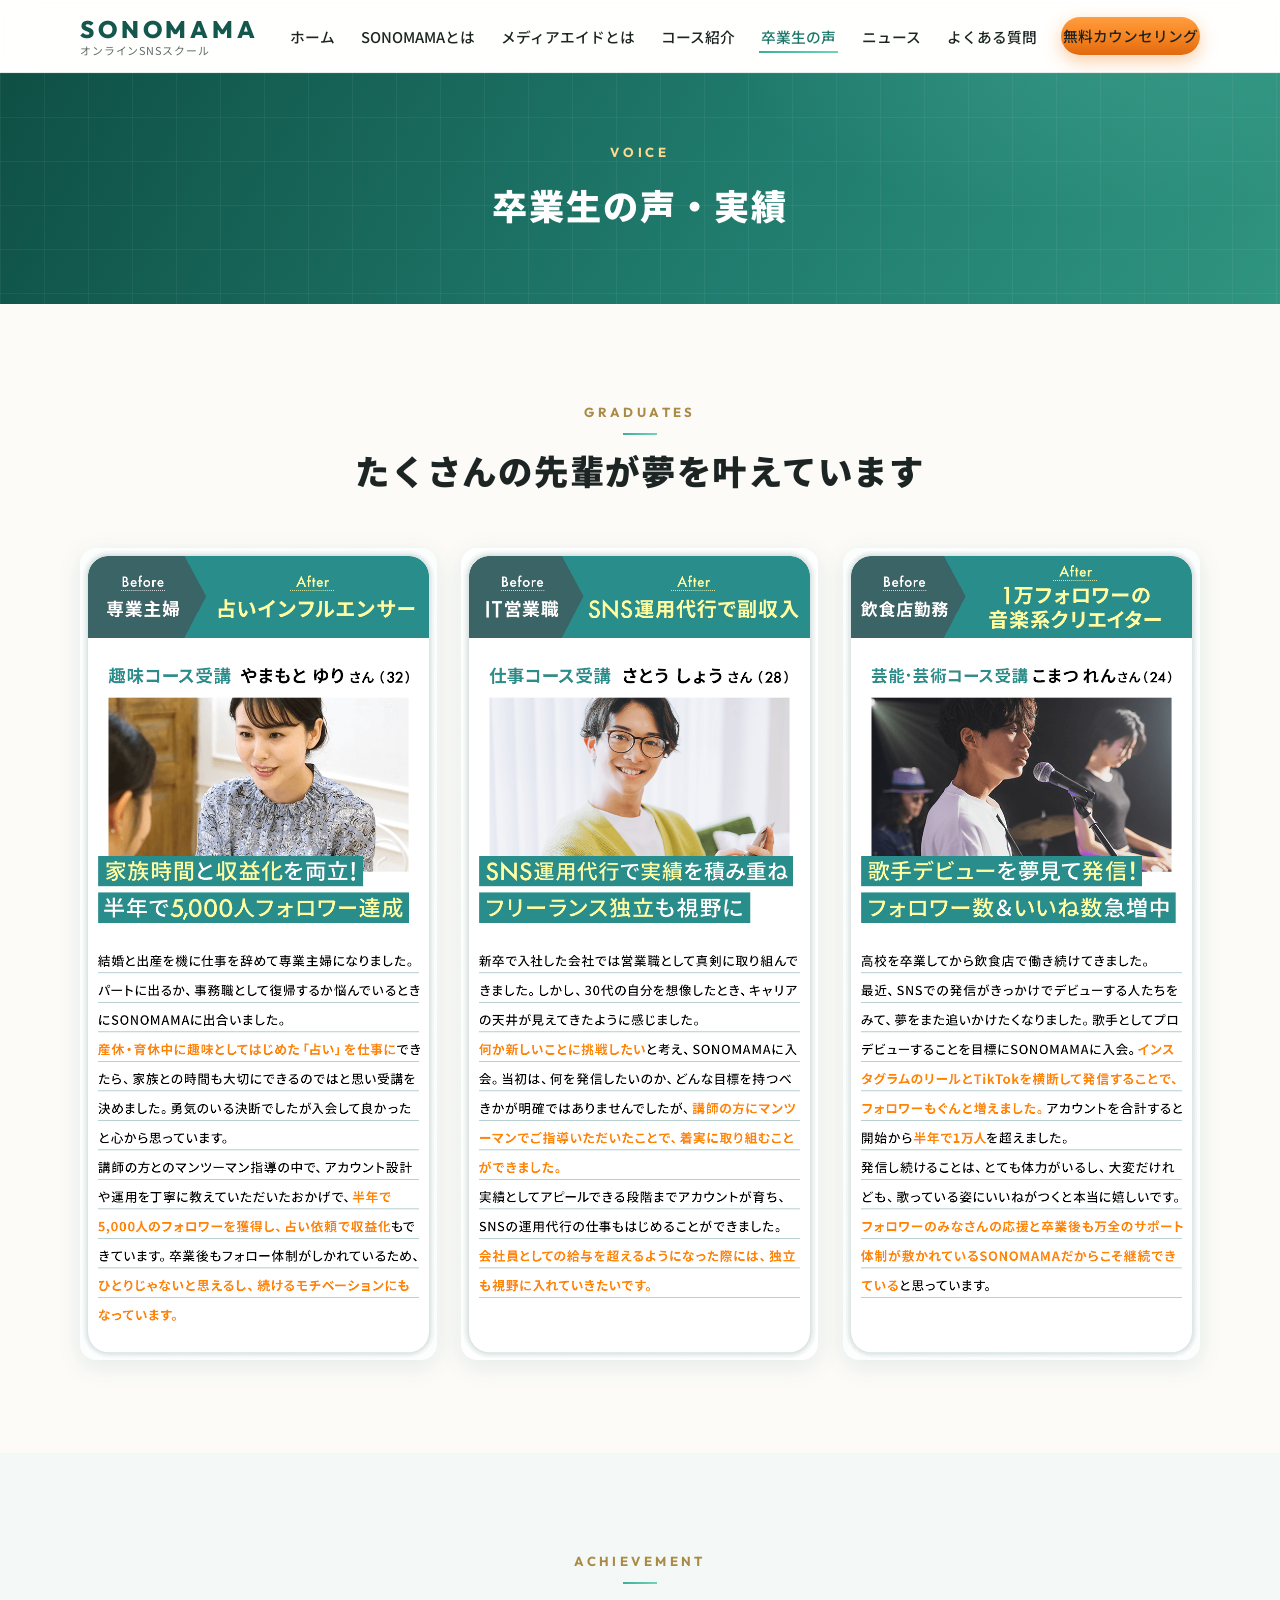
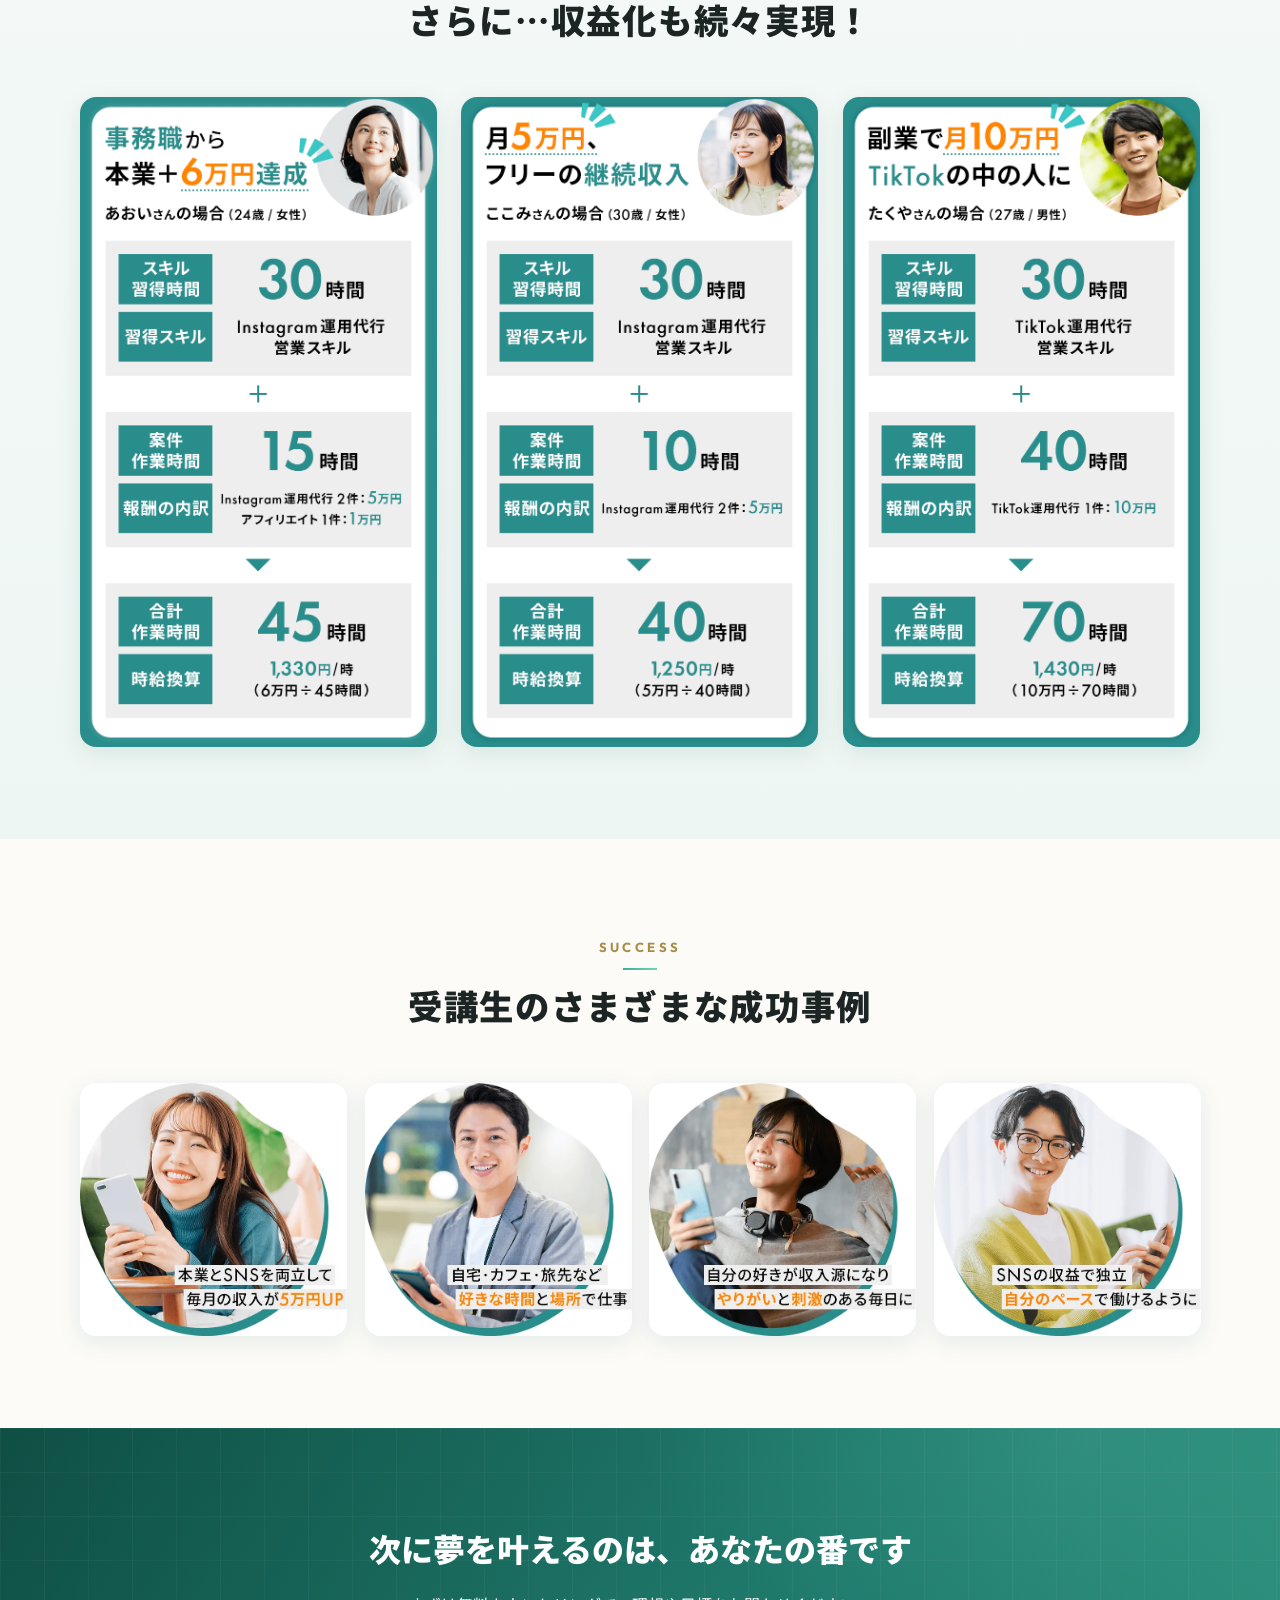
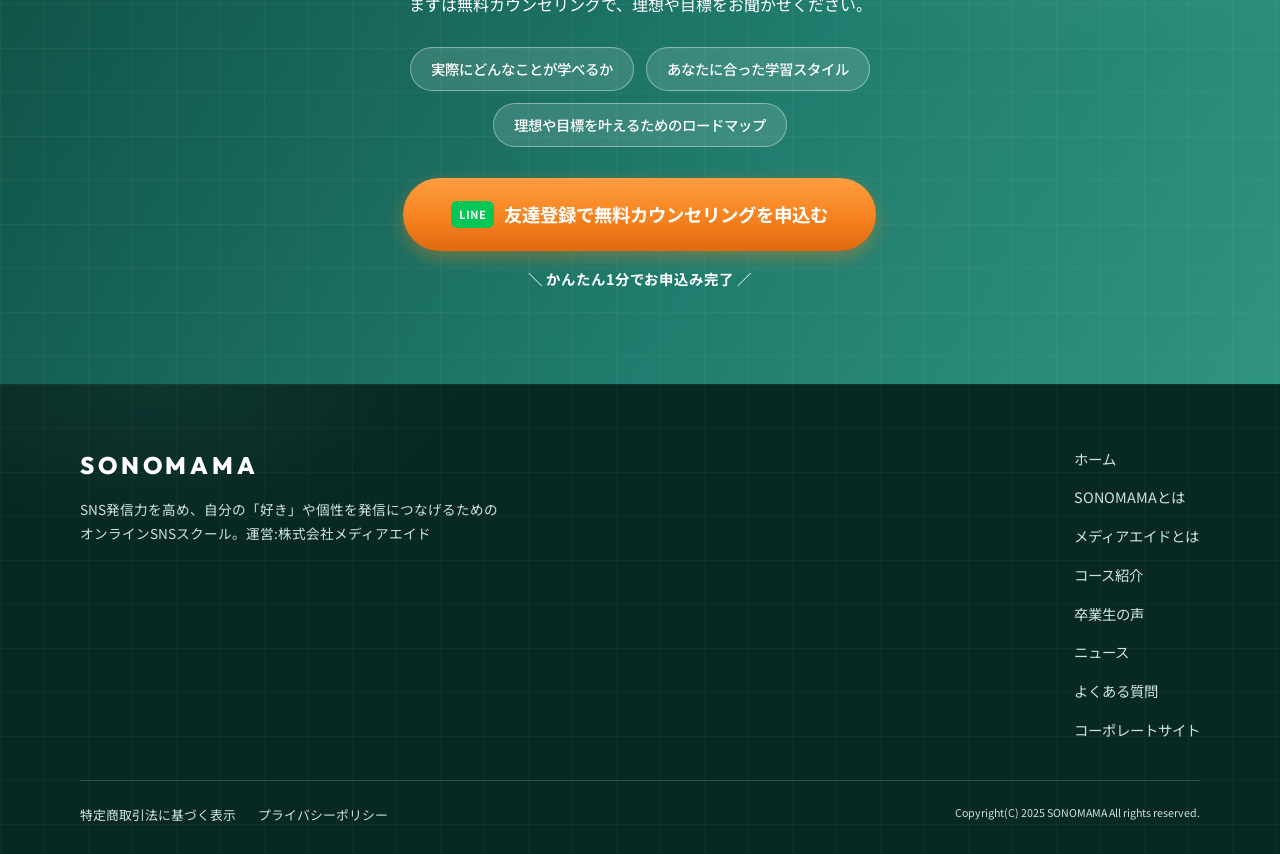
<file: voice.html>
<!DOCTYPE html>
<html lang="ja">
<head>
  <meta charset="UTF-8" />
  <meta name="viewport" content="width=device-width, initial-scale=1" />
  <title>卒業生の声・実績|SONOMAMA オンラインSNSスクール</title>
  <meta name="description" content="SONOMAMAの卒業生の声と収益化実績をご紹介。専業主婦からインフルエンサーへ、本業と両立して副収入UPなど、たくさんの先輩が夢を叶えています。" />
  <link rel="preconnect" href="https://fonts.googleapis.com" />
  <link rel="preconnect" href="https://fonts.gstatic.com" crossorigin />
  <link href="https://fonts.googleapis.com/css2?family=Noto+Sans+JP:wght@400;500;700;900&family=Outfit:wght@600;700;800&display=swap" rel="stylesheet" />
  <link rel="stylesheet" href="css/style.css" />
</head>
<body>
  <header class="site-header">
    <div class="container header-inner">
      <a href="index.html" class="brand">
        <span class="brand-logo">SONOMAMA</span>
        <span class="brand-sub">オンラインSNSスクール</span>
      </a>
      <button class="nav-toggle" aria-expanded="false" aria-label="メニューを開く">
        <span></span><span></span><span></span>
      </button>
      <nav class="global-nav">
        <ul>
          <li><a href="index.html">ホーム</a></li>
          <li><a href="about.html">SONOMAMAとは</a></li>
          <li><a href="company.html">メディアエイドとは</a></li>
          <li><a href="course.html">コース紹介</a></li>
          <li><a href="voice.html" class="current">卒業生の声</a></li>
          <li><a href="news.html">ニュース</a></li>
          <li><a href="faq.html">よくある質問</a></li>
          <li class="nav-cta"><a class="btn-cta btn-cta-nav" href="https://form.lmes.jp/landing-qr/2006778577-5gZ9D97q?uLand=68EBC1" target="_blank" rel="noopener">無料カウンセリング</a></li>
        </ul>
      </nav>
    </div>
  </header>

  <main>
    <div class="page-title">
      <div class="container">
        <span class="en">Voice</span>
        <h1>卒業生の声・実績</h1>
      </div>
    </div>

    <!-- 卒業後の姿 -->
    <section class="section">
      <div class="container">
        <div class="section-head">
          <span class="en">Graduates</span>
          <h2>たくさんの先輩が夢を叶えています</h2>
        </div>
        <div class="voice-grid">
          <figure>
            <img src="assets/images/job01.png" alt="専業主婦から占いインフルエンサーへ。趣味コース受講 やまもと ゆりさん(32)" loading="lazy" />
          </figure>
          <figure>
            <img src="assets/images/job02.png" alt="IT営業職からSNS運用代行で副収入。仕事コース受講 さとう しょうさん(28)" loading="lazy" />
          </figure>
          <figure>
            <img src="assets/images/job03.png" alt="飲食店勤務から1万フォロワーの音楽系クリエイターへ。芸能・芸術コース受講 こまつ れんさん(24)" loading="lazy" />
          </figure>
        </div>
      </div>
    </section>

    <!-- 収益化実績 -->
    <section class="section section-alt">
      <div class="container">
        <div class="section-head">
          <span class="en">Achievement</span>
          <h2>さらに…収益化も続々実現！</h2>
        </div>
        <div class="voice-grid">
          <figure>
            <img src="assets/images/achieve01.png" alt="事務職から本業+6万円達成" loading="lazy" />
          </figure>
          <figure>
            <img src="assets/images/achieve02.png" alt="月5万円、フリーの継続収入" loading="lazy" />
          </figure>
          <figure>
            <img src="assets/images/achieve03.png" alt="副業で月10万円。TikTokの中の人に" loading="lazy" />
          </figure>
        </div>
      </div>
    </section>

    <!-- 成功事例 -->
    <section class="section">
      <div class="container">
        <div class="section-head">
          <span class="en">Success</span>
          <h2>受講生のさまざまな成功事例</h2>
        </div>
        <div class="case-grid">
          <img src="assets/images/case01.webp" alt="本業とSNSを両立して毎月の収入が5万円UP" loading="lazy" />
          <img src="assets/images/case02.webp" alt="自宅・カフェ・旅先など好きな時間と場所で仕事" loading="lazy" />
          <img src="assets/images/case03.webp" alt="自分の好きが収入源になり、やりがいと刺激のある毎日に" loading="lazy" />
          <img src="assets/images/case04.webp" alt="SNSの収益で独立。自分のペースで働けるように" loading="lazy" />
        </div>
      </div>
    </section>

    <!-- CTA -->
    <section class="section section-teal cta-section">
      <div class="container">
        <h2>次に夢を叶えるのは、あなたの番です</h2>
        <p class="cta-lead">まずは無料カウンセリングで、理想や目標をお聞かせください。</p>
        <ul class="cta-benefits">
          <li>実際にどんなことが学べるか</li>
          <li>あなたに合った学習スタイル</li>
          <li>理想や目標を叶えるためのロードマップ</li>
        </ul>
        <a class="btn-cta btn-cta-large" href="https://form.lmes.jp/landing-qr/2006778577-5gZ9D97q?uLand=68EBC1" target="_blank" rel="noopener">
          <span class="line-badge">LINE</span>友達登録で無料カウンセリングを申込む
        </a>
        <p class="hero-cta-note">＼ かんたん1分でお申込み完了 ／</p>
      </div>
    </section>
  </main>

  <footer class="site-footer">
    <div class="container">
      <div class="footer-grid">
        <div class="footer-brand">
          <span class="brand-logo">SONOMAMA</span>
          <p>SNS発信力を高め、自分の「好き」や個性を発信につなげるためのオンラインSNSスクール。運営:株式会社メディアエイド</p>
        </div>
        <nav class="footer-nav">
          <ul>
            <li><a href="index.html">ホーム</a></li>
            <li><a href="about.html">SONOMAMAとは</a></li>
            <li><a href="company.html">メディアエイドとは</a></li>
            <li><a href="course.html">コース紹介</a></li>
            <li><a href="voice.html">卒業生の声</a></li>
            <li><a href="news.html">ニュース</a></li>
            <li><a href="faq.html">よくある質問</a></li>
            <li><a href="https://mediaaid.co.jp/" target="_blank" rel="noopener">コーポレートサイト</a></li>
          </ul>
        </nav>
      </div>
      <div class="footer-legal">
        <ul>
          <li><a href="https://ma-sonomama.com/Cyberace_meta_4/tokutei.html" target="_blank" rel="noopener">特定商取引法に基づく表示</a></li>
          <li><a href="https://ma-sonomama.com/Cyberace_meta_4/pri.html" target="_blank" rel="noopener">プライバシーポリシー</a></li>
        </ul>
        <small>Copyright(C) 2025 SONOMAMA All rights reserved.</small>
      </div>
    </div>
  </footer>

  <div class="float-cta">
    <a class="btn-cta" href="https://form.lmes.jp/landing-qr/2006778577-5gZ9D97q?uLand=68EBC1" target="_blank" rel="noopener">
      <span class="line-badge">LINE</span>無料カウンセリングを申込む
    </a>
  </div>

  <script src="js/main.js"></script>
</body>
</html>
</file>
<file: css/style.css>
/* ============================================
   SONOMAMA サービスHP 共通スタイル v2
   ブランドカラー: ティールグリーン × オレンジ(CTA) × ゴールド
   コンセプト: 近未来 × 誠実 × 権威性
   ============================================ */
:root {
  --teal: #1f7a6c;
  --teal-dark: #14574c;
  --teal-deep: #0b3f37;
  --teal-night: #072823;
  --teal-light: #e8f3f0;
  --teal-pale: #f4f9f7;
  --mint: #3fae97;
  --mint-bright: #6fd3bc;
  --orange: #f5821f;
  --orange-dark: #e06a10;
  --gold: #a98b45;
  --ink: #1c2523;
  --gray: #5f6b68;
  --line: #d9e4e1;
  --bg: #fcfbf8;
  --white: #ffffff;
  --radius: 16px;
  --shadow: 0 6px 24px rgba(20, 87, 76, 0.10);
  --shadow-hover: 0 18px 40px rgba(20, 87, 76, 0.18);
  --grad-brand: linear-gradient(120deg, #0f4f44 0%, #1f7a6c 55%, #2f9480 100%);
  --grad-accent: linear-gradient(90deg, var(--mint), var(--mint-bright));
  --font: "Noto Sans JP", "Hiragino Kaku Gothic ProN", "Hiragino Sans", Meiryo, sans-serif;
  --font-en: "Outfit", "Noto Sans JP", sans-serif;
}

* { margin: 0; padding: 0; box-sizing: border-box; }
html { scroll-behavior: smooth; }
body {
  font-family: var(--font);
  color: var(--ink);
  background: var(--bg);
  line-height: 1.8;
  font-size: 16px;
  -webkit-font-smoothing: antialiased;
}
img { max-width: 100%; height: auto; display: block; }
a { color: var(--teal); text-decoration: none; }
ul { list-style: none; }
::selection { background: var(--teal); color: #fff; }

.container { width: min(1120px, 92%); margin: 0 auto; }

/* ---------- 細かなテクスチャ(近未来グリッド) ---------- */
.bg-grid {
  background-image:
    linear-gradient(rgba(255, 255, 255, 0.045) 1px, transparent 1px),
    linear-gradient(90deg, rgba(255, 255, 255, 0.045) 1px, transparent 1px);
  background-size: 44px 44px;
}

/* ---------- スクロールプログレスバー ---------- */
.scroll-progress {
  position: fixed; top: 0; left: 0; height: 3px; width: 0;
  background: linear-gradient(90deg, var(--teal), var(--mint-bright), var(--orange));
  z-index: 200; pointer-events: none;
  transition: width .1s linear;
}

/* ---------- ヘッダー ---------- */
.site-header {
  position: sticky; top: 0; z-index: 100;
  background: rgba(255, 255, 255, 0.82);
  backdrop-filter: blur(14px);
  -webkit-backdrop-filter: blur(14px);
  border-bottom: 1px solid rgba(31, 122, 108, 0.12);
  transition: box-shadow .3s ease, background .3s ease;
}
.site-header.scrolled {
  background: rgba(255, 255, 255, 0.94);
  box-shadow: 0 4px 24px rgba(20, 87, 76, 0.10);
}
.header-inner {
  display: flex; align-items: center; justify-content: space-between;
  height: 72px;
}
.brand { display: flex; flex-direction: column; line-height: 1.2; }
.brand-logo {
  font-family: var(--font-en);
  font-size: 1.5rem; font-weight: 800; letter-spacing: 0.16em;
  color: var(--teal-dark);
}
.brand-sub { font-size: 0.68rem; color: var(--gray); letter-spacing: 0.08em; }

.global-nav ul { display: flex; gap: 22px; align-items: center; }
.global-nav a {
  color: var(--ink); font-weight: 500; font-size: 0.92rem;
  padding: 6px 2px; position: relative;
  transition: color .2s;
}
.global-nav a:not(.btn-cta)::after {
  content: ""; position: absolute; left: 0; bottom: 0;
  width: 100%; height: 2px; background: var(--grad-accent);
  transform: scaleX(0); transform-origin: right;
  transition: transform .3s cubic-bezier(.22,.61,.36,1);
}
.global-nav a:hover, .global-nav a.current { color: var(--teal); }
.global-nav a:not(.btn-cta):hover::after,
.global-nav a:not(.btn-cta).current::after { transform: scaleX(1); transform-origin: left; }

.nav-toggle {
  display: none; background: none; border: none; cursor: pointer;
  width: 44px; height: 44px; position: relative;
}
.nav-toggle span {
  display: block; width: 24px; height: 2px; background: var(--teal-dark);
  margin: 5px auto; transition: transform .25s, opacity .25s;
}
.nav-toggle[aria-expanded="true"] span:nth-child(1) { transform: translateY(7px) rotate(45deg); }
.nav-toggle[aria-expanded="true"] span:nth-child(2) { opacity: 0; }
.nav-toggle[aria-expanded="true"] span:nth-child(3) { transform: translateY(-7px) rotate(-45deg); }

/* ---------- CTAボタン ---------- */
.btn-cta {
  display: inline-flex; align-items: center; justify-content: center; gap: 10px;
  background: linear-gradient(180deg, #ff9d3f 0%, var(--orange) 55%, var(--orange-dark) 100%);
  color: #fff; font-weight: 700;
  padding: 16px 36px; border-radius: 999px;
  box-shadow: 0 6px 18px rgba(245, 130, 31, 0.4);
  transition: transform .18s ease, box-shadow .18s ease;
  text-align: center;
  position: relative; overflow: hidden;
}
.btn-cta::before {
  content: ""; position: absolute; top: 0; left: -80%;
  width: 55%; height: 100%;
  background: linear-gradient(105deg, transparent, rgba(255, 255, 255, 0.45), transparent);
  transform: skewX(-20deg);
  transition: left .5s ease;
}
.btn-cta:hover { transform: translateY(-2px); box-shadow: 0 12px 28px rgba(245, 130, 31, 0.5); }
.btn-cta:hover::before { left: 130%; }
.btn-cta .line-badge {
  background: #06c755; color: #fff; font-size: 0.7rem; font-weight: 700;
  padding: 3px 8px; border-radius: 6px; letter-spacing: 0.05em;
}
.btn-cta-large { padding: 20px 48px; font-size: 1.15rem; }
.btn-cta-nav { padding: 10px 22px; font-size: 0.88rem; }

.btn-ghost {
  display: inline-block; padding: 12px 32px; border-radius: 999px;
  border: 2px solid var(--teal); color: var(--teal); font-weight: 700;
  transition: background .25s, color .25s, box-shadow .25s, transform .18s;
}
.btn-ghost:hover {
  background: var(--teal); color: #fff;
  box-shadow: 0 8px 24px rgba(31, 122, 108, 0.35);
  transform: translateY(-2px);
}

/* ---------- ヒーロー ---------- */
.hero {
  background:
    radial-gradient(900px 480px at 88% -12%, rgba(111, 211, 188, 0.22), transparent 62%),
    radial-gradient(720px 420px at -8% 108%, rgba(111, 211, 188, 0.14), transparent 60%),
    var(--grad-brand);
  color: #fff;
  padding: 96px 0 80px;
  position: relative;
  overflow: hidden;
}
.hero::before {
  content: ""; position: absolute; inset: 0;
  background-image:
    linear-gradient(rgba(255, 255, 255, 0.05) 1px, transparent 1px),
    linear-gradient(90deg, rgba(255, 255, 255, 0.05) 1px, transparent 1px);
  background-size: 44px 44px;
  mask-image: radial-gradient(80% 90% at 60% 20%, #000 30%, transparent 100%);
  -webkit-mask-image: radial-gradient(80% 90% at 60% 20%, #000 30%, transparent 100%);
  pointer-events: none;
}
.hero::after {
  content: "HELLO, NEW MEDIA.";
  font-family: var(--font-en);
  position: absolute; bottom: 6%; left: -1%;
  font-size: clamp(3rem, 9vw, 7rem); font-weight: 800; letter-spacing: 0.04em;
  color: rgba(255, 255, 255, 0.06); white-space: nowrap; pointer-events: none;
}
.hero-deco { position: absolute; inset: 0; pointer-events: none; }
.hero-deco span {
  position: absolute; border-radius: 50%;
  background: radial-gradient(circle at 32% 32%, rgba(111, 211, 188, 0.5), rgba(111, 211, 188, 0.06) 65%, transparent 70%);
  filter: blur(2px);
  animation: orbFloat 9s ease-in-out infinite;
}
.hero-deco span:nth-child(1) { width: 220px; height: 220px; top: 8%; right: 6%; }
.hero-deco span:nth-child(2) { width: 120px; height: 120px; top: 52%; right: 22%; animation-delay: -3s; animation-duration: 11s; }
.hero-deco span:nth-child(3) { width: 90px; height: 90px; bottom: 12%; left: 4%; animation-delay: -6s; animation-duration: 13s; }
@keyframes orbFloat {
  0%, 100% { transform: translateY(0) translateX(0); }
  50% { transform: translateY(-26px) translateX(10px); }
}

.hero-inner { position: relative; z-index: 1; max-width: 820px; }
.hero-eyebrow {
  display: inline-block; background: #fff; color: var(--teal-dark);
  font-weight: 700; font-size: 0.95rem; padding: 6px 18px; border-radius: 8px;
  margin-bottom: 24px;
  box-shadow: 0 6px 18px rgba(0, 0, 0, 0.18);
}
.hero h1 {
  font-size: clamp(1.7rem, 4.6vw, 2.95rem); font-weight: 900;
  line-height: 1.5; letter-spacing: 0.04em; margin-bottom: 20px;
  text-shadow: 0 2px 24px rgba(7, 40, 35, 0.35);
}
.hero h1 em {
  font-style: normal;
  background: linear-gradient(90deg, #ffe3a3, #ffd98f 45%, #ffc46b);
  -webkit-background-clip: text; background-clip: text; color: transparent;
}
.hero-lead { font-size: clamp(1rem, 2vw, 1.2rem); font-weight: 500; margin-bottom: 36px; opacity: 0.96; }
.hero-cta-note { margin-top: 14px; font-size: 0.9rem; font-weight: 700; letter-spacing: 0.06em; }

.hero-stats {
  display: grid; grid-template-columns: repeat(3, 1fr); gap: 16px;
  margin-top: 48px;
}
.stat-card {
  background: rgba(255, 255, 255, 0.10);
  border: 1px solid rgba(255, 255, 255, 0.32);
  border-radius: var(--radius); padding: 18px 16px; text-align: center;
  backdrop-filter: blur(6px);
  -webkit-backdrop-filter: blur(6px);
  transition: transform .25s ease, background .25s ease, border-color .25s ease;
}
.stat-card:hover { transform: translateY(-4px); background: rgba(255, 255, 255, 0.16); border-color: rgba(111, 211, 188, 0.7); }
.stat-card .stat-label { font-size: 0.82rem; opacity: 0.9; }
.stat-card .stat-value { font-size: 1.3rem; font-weight: 900; line-height: 1.4; }
.stat-card .stat-value strong {
  font-family: var(--font-en);
  font-size: 2.1rem; font-weight: 800; color: #ffd98f;
  font-variant-numeric: tabular-nums;
}
.hero-note { margin-top: 14px; font-size: 0.72rem; opacity: 0.75; }

.hero-scroll {
  position: absolute; bottom: 22px; left: 50%; transform: translateX(-50%);
  color: rgba(255, 255, 255, 0.75); font-family: var(--font-en);
  font-size: 0.68rem; letter-spacing: 0.3em; text-transform: uppercase;
  display: flex; flex-direction: column; align-items: center; gap: 8px;
  z-index: 2;
}
.hero-scroll::after {
  content: ""; width: 1px; height: 34px;
  background: linear-gradient(180deg, rgba(255, 255, 255, 0.8), transparent);
  animation: scrollHint 2s ease-in-out infinite;
}
@keyframes scrollHint {
  0% { transform: scaleY(0); transform-origin: top; opacity: 1; }
  60% { transform: scaleY(1); transform-origin: top; opacity: 1; }
  100% { transform: scaleY(1); opacity: 0; }
}

/* ---------- セクション共通 ---------- */
.section { padding: 92px 0; position: relative; }
.section-alt { background: linear-gradient(180deg, var(--teal-pale), #eef6f3); }
.section-teal {
  background:
    radial-gradient(760px 380px at 85% 0%, rgba(111, 211, 188, 0.16), transparent 60%),
    var(--grad-brand);
  color: #fff;
  position: relative; overflow: hidden;
}
.section-teal::before {
  content: ""; position: absolute; inset: 0;
  background-image:
    linear-gradient(rgba(255, 255, 255, 0.04) 1px, transparent 1px),
    linear-gradient(90deg, rgba(255, 255, 255, 0.04) 1px, transparent 1px);
  background-size: 44px 44px;
  pointer-events: none;
}
.section-teal > .container { position: relative; z-index: 1; }
.section-head { text-align: center; margin-bottom: 52px; }
.section-head .en {
  font-family: var(--font-en);
  display: inline-block; color: var(--gold); font-weight: 700;
  letter-spacing: 0.26em; font-size: 0.82rem; text-transform: uppercase;
  margin-bottom: 10px; position: relative; padding-bottom: 10px;
}
.section-head .en::after {
  content: ""; position: absolute; left: 50%; bottom: 0;
  width: 34px; height: 2px; background: var(--grad-accent);
  transform: translateX(-50%) scaleX(0);
  transition: transform .7s cubic-bezier(.22,.61,.36,1) .3s;
}
.section-head.is-visible .en::after,
body.no-reveal .section-head .en::after { transform: translateX(-50%) scaleX(1); }
.section-teal .section-head .en { color: #ffd98f; }
.section-head h2 {
  font-size: clamp(1.5rem, 3.4vw, 2.15rem); font-weight: 900; letter-spacing: 0.05em;
  line-height: 1.5;
}
.section-head .lead { margin-top: 16px; color: var(--gray); }
.section-teal .section-head .lead { color: rgba(255, 255, 255, 0.88); }

/* ---------- メディアロゴ ---------- */
.media-strip { padding: 46px 0; background: #fff; border-bottom: 1px solid var(--line); }
.media-strip h2 { text-align: center; font-size: 1.05rem; font-weight: 700; color: var(--teal-dark); margin-bottom: 22px; letter-spacing: 0.06em; }
.marquee { overflow: hidden; position: relative; }
.marquee::before, .marquee::after {
  content: ""; position: absolute; top: 0; bottom: 0; width: 70px; z-index: 2; pointer-events: none;
}
.marquee::before { left: 0; background: linear-gradient(90deg, #fff, transparent); }
.marquee::after { right: 0; background: linear-gradient(270deg, #fff, transparent); }
.marquee-track {
  display: flex; gap: 28px; width: max-content;
  animation: marquee 42s linear infinite;
}
.marquee:hover .marquee-track { animation-play-state: paused; }
.marquee-track li { flex: 0 0 auto; width: 128px; }
.marquee-track img { width: 100%; border: 1px solid var(--line); border-radius: 10px; }
@keyframes marquee { from { transform: translateX(0); } to { transform: translateX(-50%); } }

/* ---------- 悩み ---------- */
.worry-list { display: grid; grid-template-columns: repeat(2, 1fr); gap: 14px; max-width: 860px; margin: 0 auto; }
.worry-list li {
  background: #fff; border: 1px solid var(--line); border-radius: var(--radius);
  padding: 18px 20px; font-weight: 500; display: flex; gap: 12px; align-items: flex-start;
  box-shadow: var(--shadow);
  transition: transform .25s ease, box-shadow .25s ease, border-color .25s ease;
}
.worry-list li:hover { transform: translateY(-3px); box-shadow: var(--shadow-hover); border-color: rgba(63, 174, 151, 0.5); }
.worry-list li::before { content: "✔"; color: var(--teal); font-weight: 900; }
.worry-answer { text-align: center; margin-top: 44px; }
.worry-answer .arrow { font-size: 2rem; color: var(--teal); line-height: 1; margin-bottom: 16px; animation: bounceDown 2.2s ease-in-out infinite; }
@keyframes bounceDown { 0%, 100% { transform: translateY(0); } 50% { transform: translateY(8px); } }
.worry-answer p { font-size: clamp(1.1rem, 2.6vw, 1.45rem); font-weight: 900; line-height: 1.7; }
.worry-answer .marker { background: linear-gradient(transparent 62%, #ffe6a8 62%); }

/* ---------- 特徴カード ---------- */
.feature-grid { display: grid; grid-template-columns: repeat(3, 1fr); gap: 24px; }
.grid-2 { grid-template-columns: repeat(2, 1fr); max-width: 880px; margin-left: auto; margin-right: auto; }
.feature-card {
  background: #fff; border-radius: var(--radius); padding: 34px 26px;
  box-shadow: var(--shadow); position: relative;
  border: 1px solid transparent;
  transition: transform .28s ease, box-shadow .28s ease, border-color .28s ease;
}
.feature-card:hover {
  transform: translateY(-6px);
  box-shadow: var(--shadow-hover);
  border-color: rgba(63, 174, 151, 0.45);
}
.feature-card .num {
  position: absolute; top: -20px; left: 22px;
  background: var(--grad-brand); color: #fff; font-weight: 800;
  font-family: var(--font-en);
  width: 44px; height: 44px; border-radius: 50%;
  display: flex; align-items: center; justify-content: center;
  box-shadow: 0 8px 18px rgba(20, 87, 76, 0.35);
}
.feature-card h3 { font-size: 1.12rem; font-weight: 900; margin: 10px 0 12px; color: var(--teal-dark); line-height: 1.6; }
.feature-card p { font-size: 0.92rem; color: var(--gray); }

/* ---------- コースカード ---------- */
.course-grid { display: grid; grid-template-columns: repeat(3, 1fr); gap: 24px; }
.course-card {
  background: #fff; border-radius: var(--radius); overflow: hidden;
  box-shadow: var(--shadow); display: flex; flex-direction: column;
  border: 1px solid transparent;
  transition: transform .28s ease, box-shadow .28s ease, border-color .28s ease;
}
.course-card:hover { transform: translateY(-6px); box-shadow: var(--shadow-hover); border-color: rgba(63, 174, 151, 0.45); }
.course-card > img { transition: transform .5s ease; }
.course-card:hover > img { transform: scale(1.03); }
.course-card img { width: 100%; }
.course-card .course-body { padding: 20px 22px 26px; }
.course-card h3 { color: var(--teal-dark); font-size: 1.1rem; font-weight: 900; margin-bottom: 6px; }
.course-card .course-tag { font-size: 0.8rem; color: var(--gold); font-weight: 700; }
.course-card p { font-size: 0.9rem; color: var(--gray); margin-top: 8px; }
.course-points { margin-top: 14px; display: grid; gap: 8px; }
.course-points li { font-size: 0.9rem; font-weight: 500; display: flex; gap: 8px; align-items: flex-start; }
.course-points li::before { content: "✔"; color: var(--teal); font-weight: 900; }
/* 詳細ページ: 画像内の箇条書き部分をクロップし写真のみ表示 */
.course-card-detail > img { aspect-ratio: 640 / 280; object-fit: cover; object-position: top; }

/* ---------- 事例・声 ---------- */
.case-grid { display: grid; grid-template-columns: repeat(4, 1fr); gap: 18px; }
.case-grid img { border-radius: var(--radius); box-shadow: var(--shadow); transition: transform .28s ease, box-shadow .28s ease; }
.case-grid img:hover { transform: translateY(-5px) scale(1.01); box-shadow: var(--shadow-hover); }
.voice-grid { display: grid; grid-template-columns: repeat(3, 1fr); gap: 24px; align-items: start; }
.voice-grid figure {
  background: #fff; border-radius: var(--radius); overflow: hidden; box-shadow: var(--shadow);
  transition: transform .28s ease, box-shadow .28s ease;
}
.voice-grid figure:hover { transform: translateY(-5px); box-shadow: var(--shadow-hover); }
.voice-grid figcaption { padding: 14px 16px; font-size: 0.88rem; font-weight: 700; color: var(--teal-dark); }

/* ---------- 比較テーブル ---------- */
.compare-wrap { overflow-x: auto; }
.compare-table { width: 100%; border-collapse: collapse; background: #fff; border-radius: var(--radius); overflow: hidden; box-shadow: var(--shadow); min-width: 640px; }
.compare-table th, .compare-table td { padding: 18px 16px; text-align: center; border: 1px solid var(--line); font-size: 0.95rem; }
.compare-table thead th { background: var(--teal-dark); color: #fff; font-weight: 700; }
.compare-table thead th.col-sonomama { background: linear-gradient(180deg, #ff9d3f, var(--orange)); }
.compare-table tbody th { background: var(--teal-light); font-weight: 700; width: 22%; }
.compare-table td.strong { color: var(--teal-dark); font-weight: 700; background: #fff8ec; }

/* ---------- FAQ ---------- */
.faq-list { max-width: 860px; margin: 0 auto; display: grid; gap: 16px; }
.faq-item {
  background: #fff; border-radius: var(--radius); box-shadow: var(--shadow); overflow: hidden;
  border: 1px solid transparent;
  transition: border-color .25s ease;
}
.faq-item.open { border-color: rgba(63, 174, 151, 0.45); }
.faq-q {
  width: 100%; background: none; border: none; cursor: pointer;
  display: flex; align-items: center; gap: 14px; text-align: left;
  padding: 20px 22px; font-family: var(--font); font-size: 1rem; font-weight: 700; color: var(--ink);
}
.faq-q::before {
  content: "Q"; flex: 0 0 34px; height: 34px; border-radius: 50%;
  background: var(--grad-brand); color: #fff; font-weight: 900;
  font-family: var(--font-en);
  display: flex; align-items: center; justify-content: center;
}
.faq-q::after { content: "＋"; margin-left: auto; color: var(--teal); font-size: 1.3rem; transition: transform .25s; }
.faq-item.open .faq-q::after { transform: rotate(45deg); }
.faq-a { max-height: 0; overflow: hidden; transition: max-height .3s ease; }
.faq-a-inner { padding: 0 22px 22px 70px; color: var(--gray); font-size: 0.95rem; }

/* ---------- CTAセクション ---------- */
.cta-section { text-align: center; }
.cta-section h2 { font-size: clamp(1.4rem, 3.2vw, 2rem); font-weight: 900; margin-bottom: 12px; }
.cta-section .cta-lead { margin-bottom: 28px; opacity: 0.92; }
.cta-benefits {
  display: flex; flex-wrap: wrap; justify-content: center; gap: 12px;
  margin: 0 auto 32px; max-width: 760px;
}
.cta-benefits li {
  background: rgba(255, 255, 255, 0.13); border: 1px solid rgba(255, 255, 255, 0.4);
  border-radius: 999px; padding: 8px 20px; font-size: 0.9rem; font-weight: 500;
  backdrop-filter: blur(4px);
  -webkit-backdrop-filter: blur(4px);
}

/* ---------- ページタイトル(下層) ---------- */
.page-title {
  background:
    radial-gradient(640px 320px at 86% -20%, rgba(111, 211, 188, 0.2), transparent 60%),
    var(--grad-brand);
  color: #fff; padding: 68px 0; text-align: center;
  position: relative; overflow: hidden;
}
.page-title::before {
  content: ""; position: absolute; inset: 0;
  background-image:
    linear-gradient(rgba(255, 255, 255, 0.05) 1px, transparent 1px),
    linear-gradient(90deg, rgba(255, 255, 255, 0.05) 1px, transparent 1px);
  background-size: 44px 44px;
  pointer-events: none;
}
.page-title .container { position: relative; z-index: 1; }
.page-title .en {
  font-family: var(--font-en);
  display: block; color: #ffd98f; letter-spacing: 0.3em; font-size: 0.82rem;
  font-weight: 700; text-transform: uppercase; margin-bottom: 8px;
}
.page-title h1 { font-size: clamp(1.6rem, 3.6vw, 2.2rem); font-weight: 900; letter-spacing: 0.06em; }
.page-title .page-lead { margin-top: 12px; font-size: 0.95rem; opacity: 0.9; }

/* ---------- ストーリー(メディアの進化) ---------- */
.story-steps { max-width: 860px; margin: 0 auto; display: grid; gap: 22px; position: relative; }
.story-steps::before {
  content: ""; position: absolute; left: 33px; top: 30px; bottom: 30px;
  width: 2px; background: linear-gradient(180deg, var(--mint), var(--teal), var(--gold));
  opacity: 0.5;
}
.story-step {
  display: flex; gap: 24px; align-items: flex-start;
  background: #fff; border-radius: var(--radius); padding: 26px 28px;
  box-shadow: var(--shadow); position: relative;
  border: 1px solid transparent;
  transition: transform .28s ease, box-shadow .28s ease, border-color .28s ease;
}
.story-step:hover { transform: translateX(6px); box-shadow: var(--shadow-hover); border-color: rgba(63, 174, 151, 0.45); }
.story-step .step-num {
  flex: 0 0 44px; height: 44px; border-radius: 50%;
  background: var(--grad-brand); color: #fff;
  font-family: var(--font-en); font-weight: 800; font-size: 1.05rem;
  display: flex; align-items: center; justify-content: center;
  box-shadow: 0 8px 18px rgba(20, 87, 76, 0.35);
  position: relative; z-index: 1;
}
.story-step h3 { font-size: 1.08rem; font-weight: 900; color: var(--teal-dark); margin-bottom: 6px; }
.story-step h3 small { font-family: var(--font-en); color: var(--gold); font-size: 0.72rem; letter-spacing: 0.18em; display: block; text-transform: uppercase; }
.story-step p { font-size: 0.93rem; color: var(--gray); }

/* ---------- チップ(SNSは○○の場所になる) ---------- */
.chip-cloud { display: flex; flex-wrap: wrap; justify-content: center; gap: 12px; max-width: 720px; margin: 0 auto; }
.chip-cloud li {
  background: #fff; border: 1px solid var(--line); border-radius: 999px;
  padding: 10px 24px; font-weight: 700; color: var(--teal-dark);
  box-shadow: var(--shadow);
  transition: transform .22s ease, border-color .22s ease, background .22s ease, color .22s ease;
}
.chip-cloud li:hover { transform: translateY(-3px) scale(1.04); background: var(--teal); color: #fff; border-color: var(--teal); }

/* ---------- バリューカード ---------- */
.value-grid { display: grid; grid-template-columns: repeat(5, 1fr); gap: 16px; }
.value-card {
  background: #fff; border-radius: var(--radius); padding: 26px 18px;
  box-shadow: var(--shadow); text-align: center;
  border-top: 3px solid var(--mint);
  transition: transform .25s ease, box-shadow .25s ease;
}
.value-card:hover { transform: translateY(-5px); box-shadow: var(--shadow-hover); }
.value-card .value-num { font-family: var(--font-en); color: var(--gold); font-weight: 700; font-size: 0.75rem; letter-spacing: 0.2em; }
.value-card h3 { font-size: 1rem; font-weight: 900; color: var(--teal-dark); margin: 6px 0 8px; line-height: 1.5; }
.value-card p { font-size: 0.82rem; color: var(--gray); line-height: 1.7; }

/* ---------- 経営陣 ---------- */
.exec-grid { display: grid; grid-template-columns: repeat(2, 1fr); gap: 16px; max-width: 880px; margin: 28px auto 0; }
.exec-card {
  background: #fff; border-radius: var(--radius); padding: 20px 24px;
  box-shadow: var(--shadow); display: flex; flex-direction: column; gap: 2px;
  border-left: 3px solid var(--mint);
}
.exec-card .exec-name { font-weight: 900; color: var(--teal-dark); font-size: 1.02rem; }
.exec-card .exec-title { font-size: 0.8rem; color: var(--gold); font-weight: 700; }

/* ---------- 数字で見る ---------- */
.number-grid { display: grid; grid-template-columns: repeat(3, 1fr); gap: 20px; max-width: 880px; margin: 0 auto; }
.number-card {
  background: #fff; border-radius: var(--radius); padding: 30px 20px; text-align: center;
  box-shadow: var(--shadow);
  transition: transform .25s ease, box-shadow .25s ease;
}
.number-card:hover { transform: translateY(-5px); box-shadow: var(--shadow-hover); }
.number-card .number-label { font-size: 0.85rem; color: var(--gray); font-weight: 500; }
.number-card .number-value {
  font-family: var(--font-en); font-size: 2.6rem; font-weight: 800; color: var(--teal-dark);
  line-height: 1.2; font-variant-numeric: tabular-nums;
}
.number-card .number-value small { font-family: var(--font); font-size: 1rem; font-weight: 700; color: var(--teal); }
.number-card .number-note { font-size: 0.7rem; color: var(--gray); opacity: 0.8; }

/* ---------- 運営会社(理念・代表) ---------- */
.pmv-card { text-align: center; padding-top: 40px; }
.pmv-card .pmv-en {
  font-family: var(--font-en);
  display: block; color: var(--gold); font-weight: 700;
  letter-spacing: 0.26em; font-size: 0.8rem; text-transform: uppercase;
  margin-bottom: 10px;
}
.pmv-card h3 { font-size: 1.25rem; }
.ceo-card {
  max-width: 780px; margin: 0 auto; background: #fff;
  border-radius: var(--radius); box-shadow: var(--shadow); padding: 38px 34px;
  border-left: 3px solid var(--mint);
}
.ceo-card .ceo-name { font-size: 1.3rem; font-weight: 900; color: var(--teal-dark); }
.ceo-card .ceo-title { font-size: 0.85rem; color: var(--gold); font-weight: 700; margin-bottom: 14px; }
.ceo-card p { font-size: 0.95rem; color: var(--gray); }
.message-quote {
  max-width: 780px; margin: 0 auto 28px; text-align: center;
  font-size: clamp(1.15rem, 2.6vw, 1.5rem); font-weight: 900; line-height: 1.8;
  color: var(--teal-dark);
}
.message-quote .marker { background: linear-gradient(transparent 62%, #ffe6a8 62%); }

/* ---------- 会社概要 ---------- */
.company-table { width: 100%; max-width: 780px; margin: 0 auto; border-collapse: collapse; background: #fff; box-shadow: var(--shadow); border-radius: var(--radius); overflow: hidden; }
.company-table th, .company-table td { padding: 18px 22px; border-bottom: 1px solid var(--line); text-align: left; font-size: 0.95rem; }
.company-table th { background: var(--teal-light); width: 32%; color: var(--teal-dark); font-weight: 700; }

/* ---------- ニュースカルーセル ---------- */
.news-slider-wrap { position: relative; }
.news-slider {
  display: flex; gap: 20px;
  overflow-x: auto; scroll-snap-type: x mandatory;
  padding: 4px 4px 14px;
  scrollbar-width: none;
}
.news-slider::-webkit-scrollbar { display: none; }
.news-slider > li { flex: 0 0 300px; scroll-snap-align: start; display: flex; }
.news-card {
  flex: 1;
  background: #fff; border-radius: var(--radius); overflow: hidden;
  box-shadow: var(--shadow); display: flex; flex-direction: column;
  color: var(--ink);
  border: 1px solid transparent;
  transition: transform .25s ease, box-shadow .25s ease, border-color .25s ease;
}
.news-card:hover { transform: translateY(-6px); box-shadow: var(--shadow-hover); border-color: rgba(63, 174, 151, 0.45); }
.news-card img { width: 100%; aspect-ratio: 16 / 9; object-fit: cover; }
.news-card .news-body { padding: 16px 18px 20px; display: flex; flex-direction: column; gap: 8px; }
.news-card .news-date { font-family: var(--font-en); font-size: 0.78rem; color: var(--gold); font-weight: 700; letter-spacing: 0.04em; }
.news-card h3 { font-size: 0.92rem; font-weight: 700; line-height: 1.6; }
.news-card .news-tag {
  align-self: flex-start; font-size: 0.7rem; font-weight: 700;
  background: var(--teal-light); color: var(--teal-dark);
  padding: 2px 10px; border-radius: 999px;
}
.news-nav {
  position: absolute; top: 50%; transform: translateY(-50%);
  width: 44px; height: 44px; border-radius: 50%;
  background: #fff; border: 1px solid var(--line);
  box-shadow: var(--shadow); cursor: pointer;
  display: flex; align-items: center; justify-content: center;
  color: var(--teal-dark); font-size: 1.1rem; z-index: 5;
  transition: background .2s, color .2s, transform .2s;
}
.news-nav:hover { background: var(--teal); color: #fff; transform: translateY(-50%) scale(1.08); }
.news-nav.prev { left: -18px; }
.news-nav.next { right: -18px; }
.news-nav:disabled { opacity: 0.35; cursor: default; }

/* ---------- ニュース記事(特集) ---------- */
.news-feature {
  background: #fff; border-radius: var(--radius); box-shadow: var(--shadow);
  overflow: hidden; max-width: 880px; margin: 0 auto;
}
.news-feature img { width: 100%; aspect-ratio: 16 / 9; object-fit: cover; }
.news-feature .news-feature-body { padding: 32px 36px 40px; }
.news-feature .news-date { font-family: var(--font-en); font-size: 0.82rem; color: var(--gold); font-weight: 700; }
.news-feature h3 { font-size: 1.25rem; font-weight: 900; color: var(--teal-dark); line-height: 1.6; margin: 8px 0 16px; }
.news-feature p { font-size: 0.95rem; color: var(--gray); margin-bottom: 12px; }
.news-feature .news-points { margin: 16px 0 20px; display: grid; gap: 10px; }
.news-feature .news-points li { font-size: 0.92rem; font-weight: 500; display: flex; gap: 10px; align-items: flex-start; }
.news-feature .news-points li::before { content: "✔"; color: var(--teal); font-weight: 900; }

/* ---------- ブランドマーキー(Hello, New Media.) ---------- */
.brand-marquee {
  background:
    radial-gradient(560px 260px at 80% 0%, rgba(111, 211, 188, 0.12), transparent 60%),
    var(--teal-night);
  padding: 40px 0; overflow: hidden; position: relative;
}
.brand-marquee::before {
  content: ""; position: absolute; inset: 0;
  background-image:
    linear-gradient(rgba(255, 255, 255, 0.035) 1px, transparent 1px),
    linear-gradient(90deg, rgba(255, 255, 255, 0.035) 1px, transparent 1px);
  background-size: 44px 44px;
  pointer-events: none;
}
.brand-marquee .brand-marquee-track {
  display: flex; gap: 72px; width: max-content;
  animation: marquee 26s linear infinite;
}
.brand-marquee span {
  font-family: var(--font-en);
  font-size: clamp(2.6rem, 7vw, 5.2rem); font-weight: 800;
  letter-spacing: 0.02em; white-space: nowrap; line-height: 1.1;
  color: transparent; -webkit-text-stroke: 1.5px rgba(111, 211, 188, 0.55);
}
.brand-marquee span.fill {
  color: #fff; -webkit-text-stroke: 0;
  text-shadow: 0 0 34px rgba(111, 211, 188, 0.4);
}

/* ---------- スクロールアニメーション ---------- */
.reveal {
  opacity: 0; transform: translateY(34px);
  transition: opacity .8s cubic-bezier(.22,.61,.36,1), transform .8s cubic-bezier(.22,.61,.36,1);
  will-change: opacity, transform;
}
.reveal.is-visible { opacity: 1; transform: none; }

.hero-inner > * { opacity: 0; transform: translateY(24px); animation: heroIn .9s cubic-bezier(.22,.61,.36,1) forwards; }
.hero-inner > *:nth-child(1) { animation-delay: .05s; }
.hero-inner > *:nth-child(2) { animation-delay: .18s; }
.hero-inner > *:nth-child(3) { animation-delay: .32s; }
.hero-inner > *:nth-child(4) { animation-delay: .46s; }
.hero-inner > *:nth-child(5) { animation-delay: .56s; }
.hero-inner > *:nth-child(6) { animation-delay: .68s; }
.hero-inner > *:nth-child(7) { animation-delay: .78s; }
@keyframes heroIn { to { opacity: 1; transform: none; } }

@media (prefers-reduced-motion: reduce) {
  .reveal, .hero-inner > * { opacity: 1 !important; transform: none !important; transition: none !important; animation: none !important; }
  .brand-marquee .brand-marquee-track, .marquee-track { animation: none; }
  .hero-deco span, .worry-answer .arrow, .hero-scroll::after { animation: none; }
  html { scroll-behavior: auto; }
}

/* ---------- フッター ---------- */
.site-footer {
  background:
    radial-gradient(520px 240px at 12% 0%, rgba(111, 211, 188, 0.08), transparent 60%),
    var(--teal-night);
  color: #cfe3de; padding: 60px 0 28px;
  position: relative; overflow: hidden;
}
.site-footer::before {
  content: ""; position: absolute; inset: 0;
  background-image:
    linear-gradient(rgba(255, 255, 255, 0.03) 1px, transparent 1px),
    linear-gradient(90deg, rgba(255, 255, 255, 0.03) 1px, transparent 1px);
  background-size: 44px 44px;
  pointer-events: none;
}
.site-footer .container { position: relative; z-index: 1; }
.footer-grid { display: flex; justify-content: space-between; gap: 32px; flex-wrap: wrap; margin-bottom: 36px; }
.footer-brand .brand-logo { color: #fff; }
.footer-brand p { font-size: 0.85rem; margin-top: 10px; max-width: 420px; }
.footer-nav ul { display: grid; gap: 10px; }
.footer-nav a { color: #cfe3de; font-size: 0.9rem; transition: color .2s, padding-left .2s; }
.footer-nav a:hover { color: #fff; padding-left: 4px; }
.footer-legal { border-top: 1px solid rgba(255, 255, 255, 0.15); padding-top: 22px; display: flex; justify-content: space-between; flex-wrap: wrap; gap: 12px; font-size: 0.8rem; }
.footer-legal ul { display: flex; gap: 22px; }
.footer-legal a { color: #cfe3de; }
.footer-legal a:hover { color: #fff; }

/* ---------- 追従CTA(モバイル) ---------- */
.float-cta {
  position: fixed; bottom: 0; left: 0; right: 0; z-index: 90;
  padding: 10px 14px calc(10px + env(safe-area-inset-bottom));
  background: rgba(255, 255, 255, 0.92);
  backdrop-filter: blur(8px);
  -webkit-backdrop-filter: blur(8px);
  border-top: 1px solid var(--line);
  display: none;
}
.float-cta .btn-cta { width: 100%; padding: 14px 20px; font-size: 0.95rem; }

/* ---------- レスポンシブ ---------- */
@media (max-width: 1100px) {
  .global-nav {
    position: fixed; inset: 72px 0 auto 0;
    background: rgba(255, 255, 255, 0.97);
    backdrop-filter: blur(12px);
    -webkit-backdrop-filter: blur(12px);
    border-bottom: 1px solid var(--line);
    max-height: 0; overflow: hidden; transition: max-height .3s ease;
  }
  .global-nav.open { max-height: 560px; }
  .global-nav ul { flex-direction: column; gap: 0; padding: 12px 0; }
  .global-nav li { width: 100%; text-align: center; }
  .global-nav a { display: block; padding: 14px; }
  .global-nav a:not(.btn-cta)::after { display: none; }
  .nav-toggle { display: block; }
  .nav-cta { display: none; }
}
@media (max-width: 900px) {
  .feature-grid, .course-grid, .voice-grid { grid-template-columns: 1fr 1fr; }
  .grid-2 { grid-template-columns: 1fr 1fr; }
  .case-grid { grid-template-columns: repeat(2, 1fr); }
  .hero-stats { grid-template-columns: 1fr 1fr 1fr; gap: 10px; }
  .value-grid { grid-template-columns: repeat(3, 1fr); }
  .number-grid { grid-template-columns: repeat(3, 1fr); }
}
@media (max-width: 640px) {
  .section { padding: 60px 0; }
  .hero { padding: 68px 0 76px; }
  .hero-stats { grid-template-columns: 1fr; }
  .worry-list, .feature-grid, .course-grid, .voice-grid, .grid-2 { grid-template-columns: 1fr; }
  .value-grid { grid-template-columns: 1fr 1fr; }
  .number-grid { grid-template-columns: 1fr; }
  .exec-grid { grid-template-columns: 1fr; }
  .float-cta { display: block; }
  body { padding-bottom: 76px; }
  .faq-a-inner { padding-left: 22px; }
  .news-nav { display: none; }
  .news-slider > li { flex-basis: 260px; }
  .story-steps::before { left: 21px; }
  .story-step { flex-direction: column; gap: 12px; padding: 22px 20px; }
  .story-step .step-num { flex: 0 0 auto; width: 40px; height: 40px; }
  .hero-scroll { display: none; }
}
</file>
